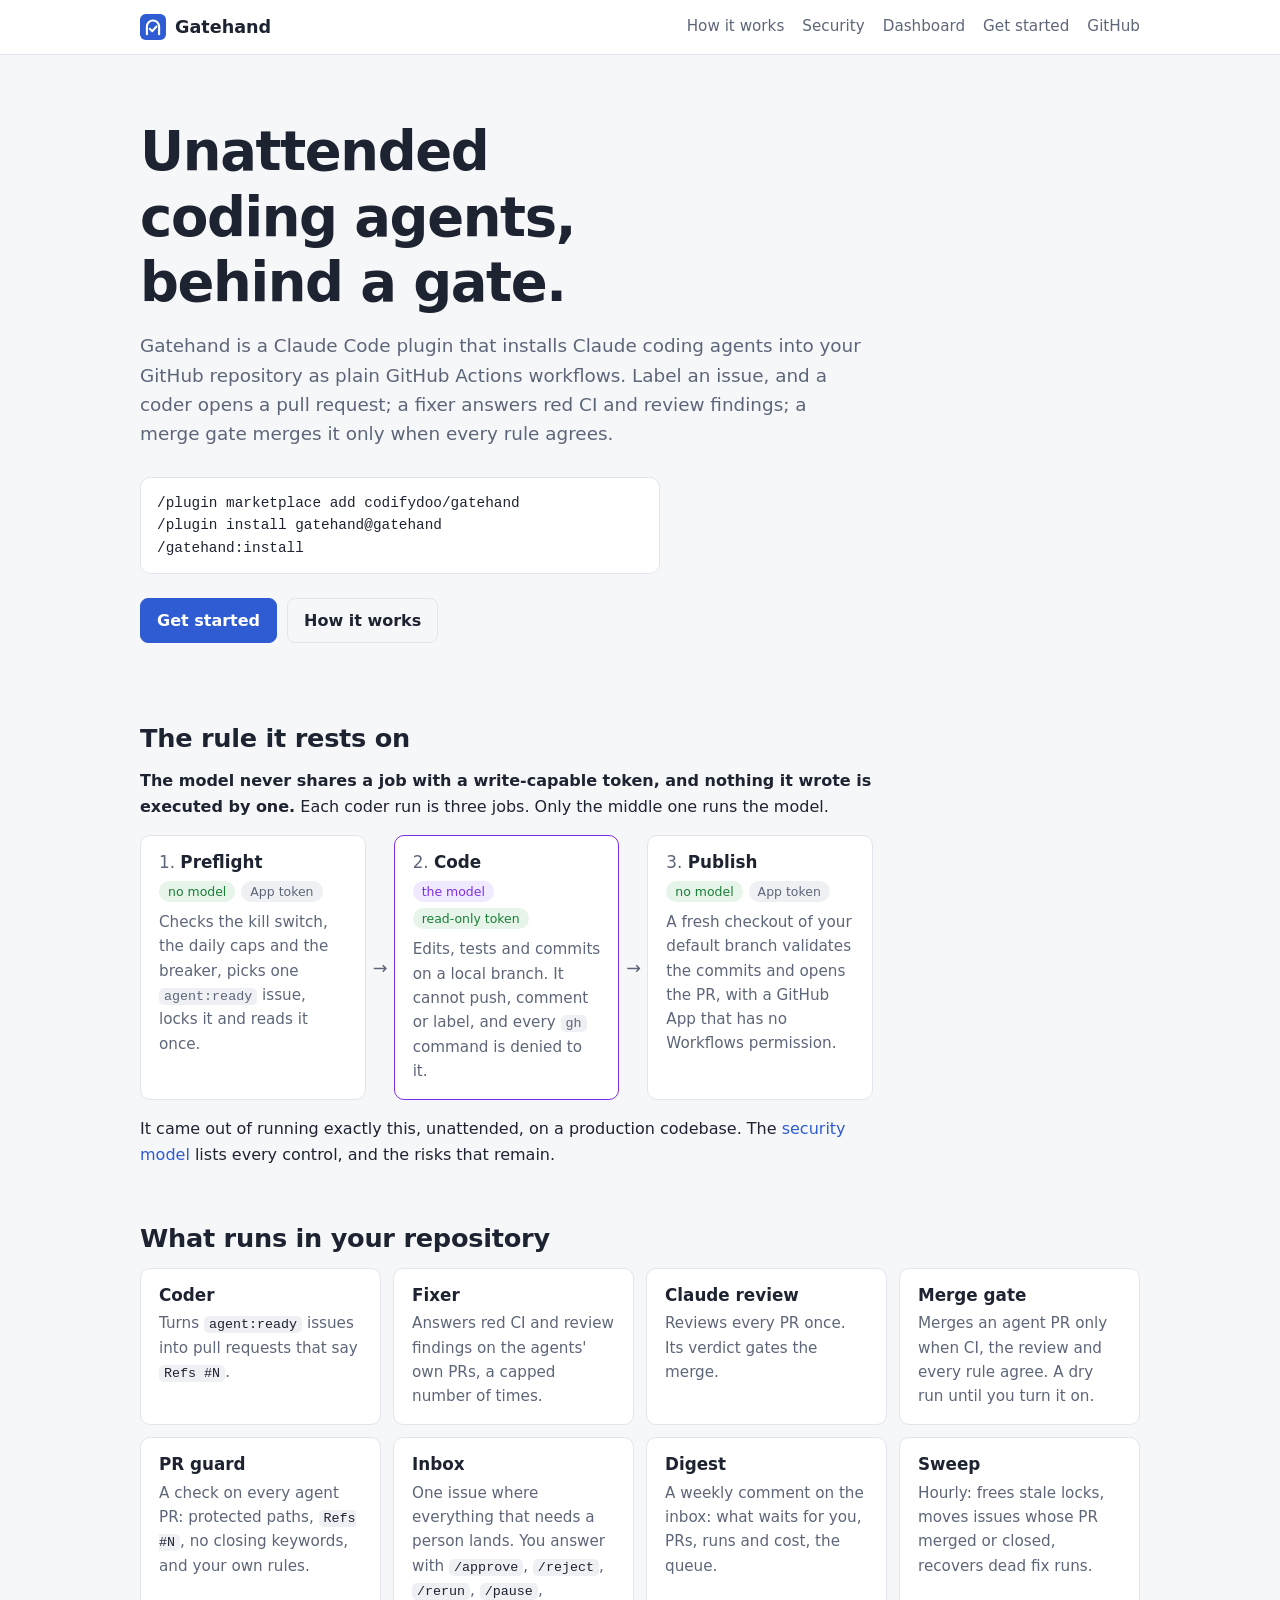
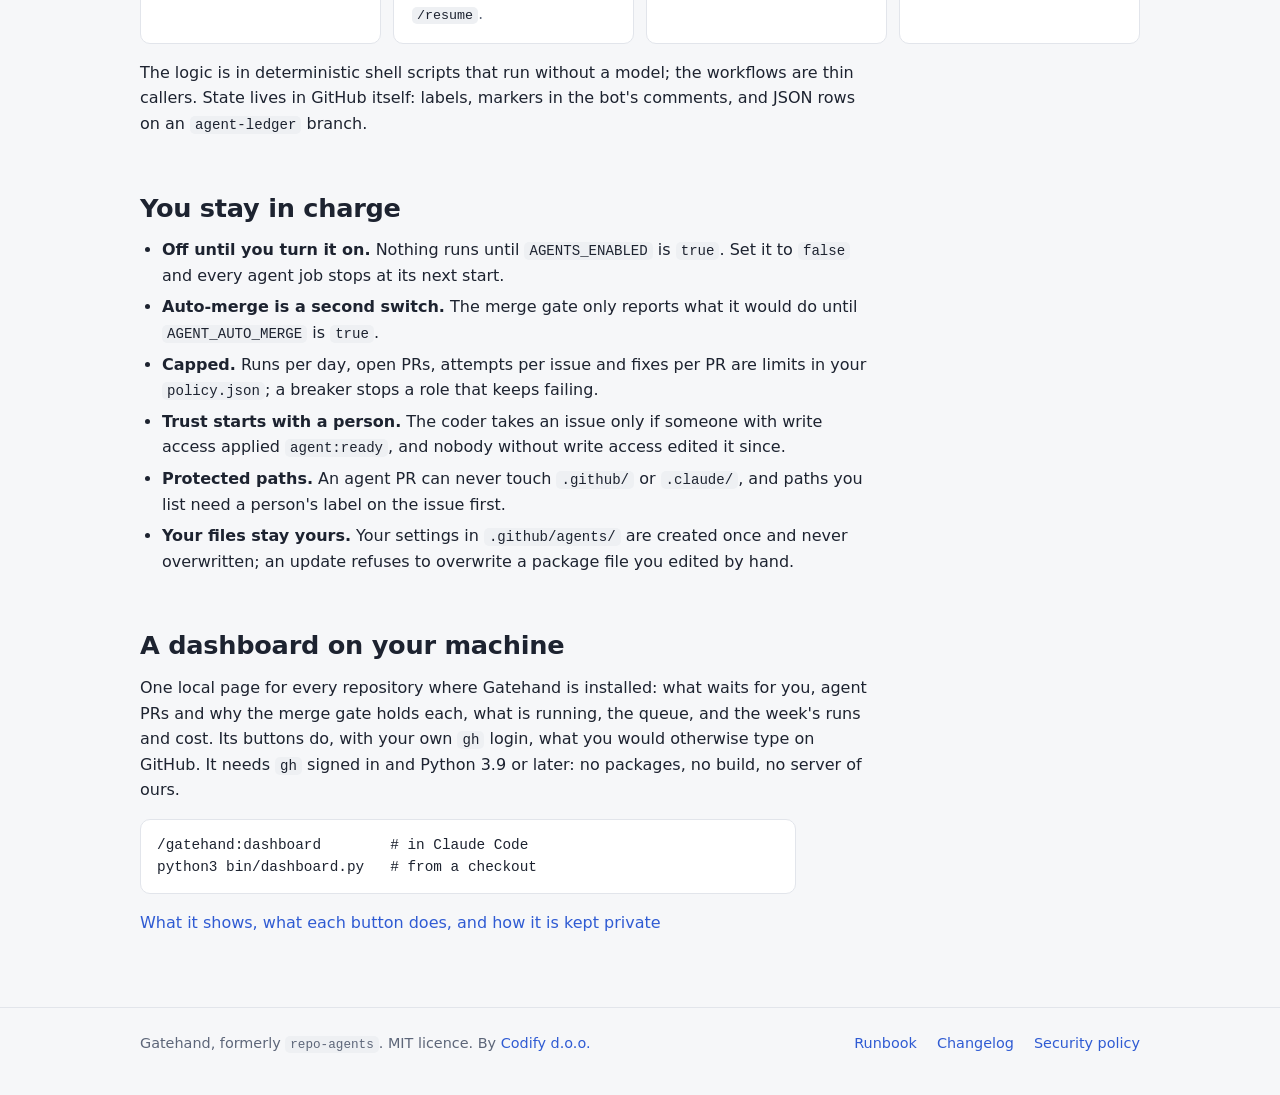
<file: site/index.html>
<!doctype html>
<html lang="en">
<head>
<meta charset="utf-8">
<meta name="viewport" content="width=device-width, initial-scale=1">
<title>Gatehand: unattended Claude coding agents for a GitHub repository</title>
<meta name="description" content="A Claude Code plugin that installs unattended coding agents into your GitHub repository as plain GitHub Actions workflows: a coder, a fixer, a Claude review and a merge gate.">
<meta property="og:title" content="Gatehand">
<meta property="og:description" content="Unattended Claude coding agents for a GitHub repository, where the model never shares a job with a write-capable token.">
<meta property="og:type" content="website">
<meta property="og:site_name" content="Gatehand">
<meta property="og:image" content="https://codifydoo.github.io/gatehand/og.png">
<meta property="og:image:width" content="1200">
<meta property="og:image:height" content="630">
<meta property="og:image:alt" content="Gatehand: unattended Claude coding agents for a GitHub repository, behind a merge gate.">
<meta name="twitter:card" content="summary_large_image">
<link rel="icon" href="favicon.svg" type="image/svg+xml">
<link rel="stylesheet" href="site.css">
</head>
<body>
<header class="top">
  <div class="wrap">
    <a class="brand" href="./"><img src="favicon.svg" alt="">Gatehand</a>
    <nav aria-label="Site">
      <a href="how-it-works.html">How it works</a>
      <a href="security.html">Security</a>
      <a href="dashboard.html">Dashboard</a>
      <a href="get-started.html">Get started</a>
      <a href="https://github.com/codifydoo/gatehand">GitHub</a>
    </nav>
  </div>
</header>

<main class="wrap">
  <div class="hero">
    <h1>Unattended coding agents, behind a gate.</h1>
    <p class="lead">Gatehand is a Claude Code plugin that installs Claude coding agents into your GitHub
      repository as plain GitHub Actions workflows. Label an issue, and a coder opens a pull request;
      a fixer answers red CI and review findings; a merge gate merges it only when every rule agrees.</p>
<pre><code>/plugin marketplace add codifydoo/gatehand
/plugin install gatehand@gatehand
/gatehand:install</code></pre>
    <div class="cta">
      <a class="btn" href="get-started.html">Get started</a>
      <a class="btn quiet" href="how-it-works.html">How it works</a>
    </div>
  </div>

  <section>
    <h2>The rule it rests on</h2>
    <p><strong>The model never shares a job with a write-capable token, and nothing it wrote is
      executed by one.</strong> Each coder run is three jobs. Only the middle one runs the model.</p>
    <ol class="flow">
      <li>
        <h3>Preflight</h3>
        <div class="tags"><span class="pill ok">no model</span><span class="pill">App token</span></div>
        <p>Checks the kill switch, the daily caps and the breaker, picks one <code>agent:ready</code>
          issue, locks it and reads it once.</p>
      </li>
      <li class="model">
        <h3>Code</h3>
        <div class="tags"><span class="pill attn">the model</span><span class="pill ok">read-only token</span></div>
        <p>Edits, tests and commits on a local branch. It cannot push, comment or label, and every
          <code>gh</code> command is denied to it.</p>
      </li>
      <li>
        <h3>Publish</h3>
        <div class="tags"><span class="pill ok">no model</span><span class="pill">App token</span></div>
        <p>A fresh checkout of your default branch validates the commits and opens the PR, with a
          GitHub App that has no Workflows permission.</p>
      </li>
    </ol>
    <p>It came out of running exactly this, unattended, on a production codebase. The
      <a href="security.html">security model</a> lists every control, and the risks that remain.</p>
  </section>

  <section>
    <h2>What runs in your repository</h2>
    <div class="cards">
      <div class="card"><h3>Coder</h3><p>Turns <code>agent:ready</code> issues into pull requests that say <code>Refs #N</code>.</p></div>
      <div class="card"><h3>Fixer</h3><p>Answers red CI and review findings on the agents' own PRs, a capped number of times.</p></div>
      <div class="card"><h3>Claude review</h3><p>Reviews every PR once. Its verdict gates the merge.</p></div>
      <div class="card"><h3>Merge gate</h3><p>Merges an agent PR only when CI, the review and every rule agree. A dry run until you turn it on.</p></div>
      <div class="card"><h3>PR guard</h3><p>A check on every agent PR: protected paths, <code>Refs #N</code>, no closing keywords, and your own rules.</p></div>
      <div class="card"><h3>Inbox</h3><p>One issue where everything that needs a person lands. You answer with <code>/approve</code>, <code>/reject</code>, <code>/rerun</code>, <code>/pause</code>, <code>/resume</code>.</p></div>
      <div class="card"><h3>Digest</h3><p>A weekly comment on the inbox: what waits for you, PRs, runs and cost, the queue.</p></div>
      <div class="card"><h3>Sweep</h3><p>Hourly: frees stale locks, moves issues whose PR merged or closed, recovers dead fix runs.</p></div>
    </div>
    <p>The logic is in deterministic shell scripts that run without a model; the workflows are thin
      callers. State lives in GitHub itself: labels, markers in the bot's comments, and JSON rows
      on an <code>agent-ledger</code> branch.</p>
  </section>

  <section>
    <h2>You stay in charge</h2>
    <ul>
      <li><strong>Off until you turn it on.</strong> Nothing runs until <code>AGENTS_ENABLED</code> is
        <code>true</code>. Set it to <code>false</code> and every agent job stops at its next start.</li>
      <li><strong>Auto-merge is a second switch.</strong> The merge gate only reports what it would do
        until <code>AGENT_AUTO_MERGE</code> is <code>true</code>.</li>
      <li><strong>Capped.</strong> Runs per day, open PRs, attempts per issue and fixes per PR are limits
        in your <code>policy.json</code>; a breaker stops a role that keeps failing.</li>
      <li><strong>Trust starts with a person.</strong> The coder takes an issue only if someone with
        write access applied <code>agent:ready</code>, and nobody without write access edited it since.</li>
      <li><strong>Protected paths.</strong> An agent PR can never touch <code>.github/</code> or
        <code>.claude/</code>, and paths you list need a person's label on the issue first.</li>
      <li><strong>Your files stay yours.</strong> Your settings in <code>.github/agents/</code> are created
        once and never overwritten; an update refuses to overwrite a package file you edited by hand.</li>
    </ul>
  </section>

  <section>
    <h2>A dashboard on your machine</h2>
    <p>One local page for every repository where Gatehand is installed: what waits for you, agent PRs
      and why the merge gate holds each, what is running, the queue, and the week's runs and cost.
      Its buttons do, with your own <code>gh</code> login, what you would otherwise type on GitHub.
      It needs <code>gh</code> signed in and Python 3.9 or later: no packages, no build, no server of ours.</p>
<pre><code>/gatehand:dashboard        # in Claude Code
python3 bin/dashboard.py   # from a checkout</code></pre>
    <p><a href="dashboard.html">What it shows, what each button does, and how it is kept private</a></p>
  </section>
</main>

<footer>
  <div class="wrap">
    <span>Gatehand, formerly <code>repo-agents</code>. MIT licence. By <a href="https://github.com/codifydoo">Codify d.o.o.</a></span>
    <span class="spacer"></span>
    <a href="https://github.com/codifydoo/gatehand/blob/main/docs/README.md">Runbook</a>
    <a href="https://github.com/codifydoo/gatehand/blob/main/CHANGELOG.md">Changelog</a>
    <a href="https://github.com/codifydoo/gatehand/blob/main/SECURITY.md">Security policy</a>
  </div>
</footer>
</body>
</html>
</file>
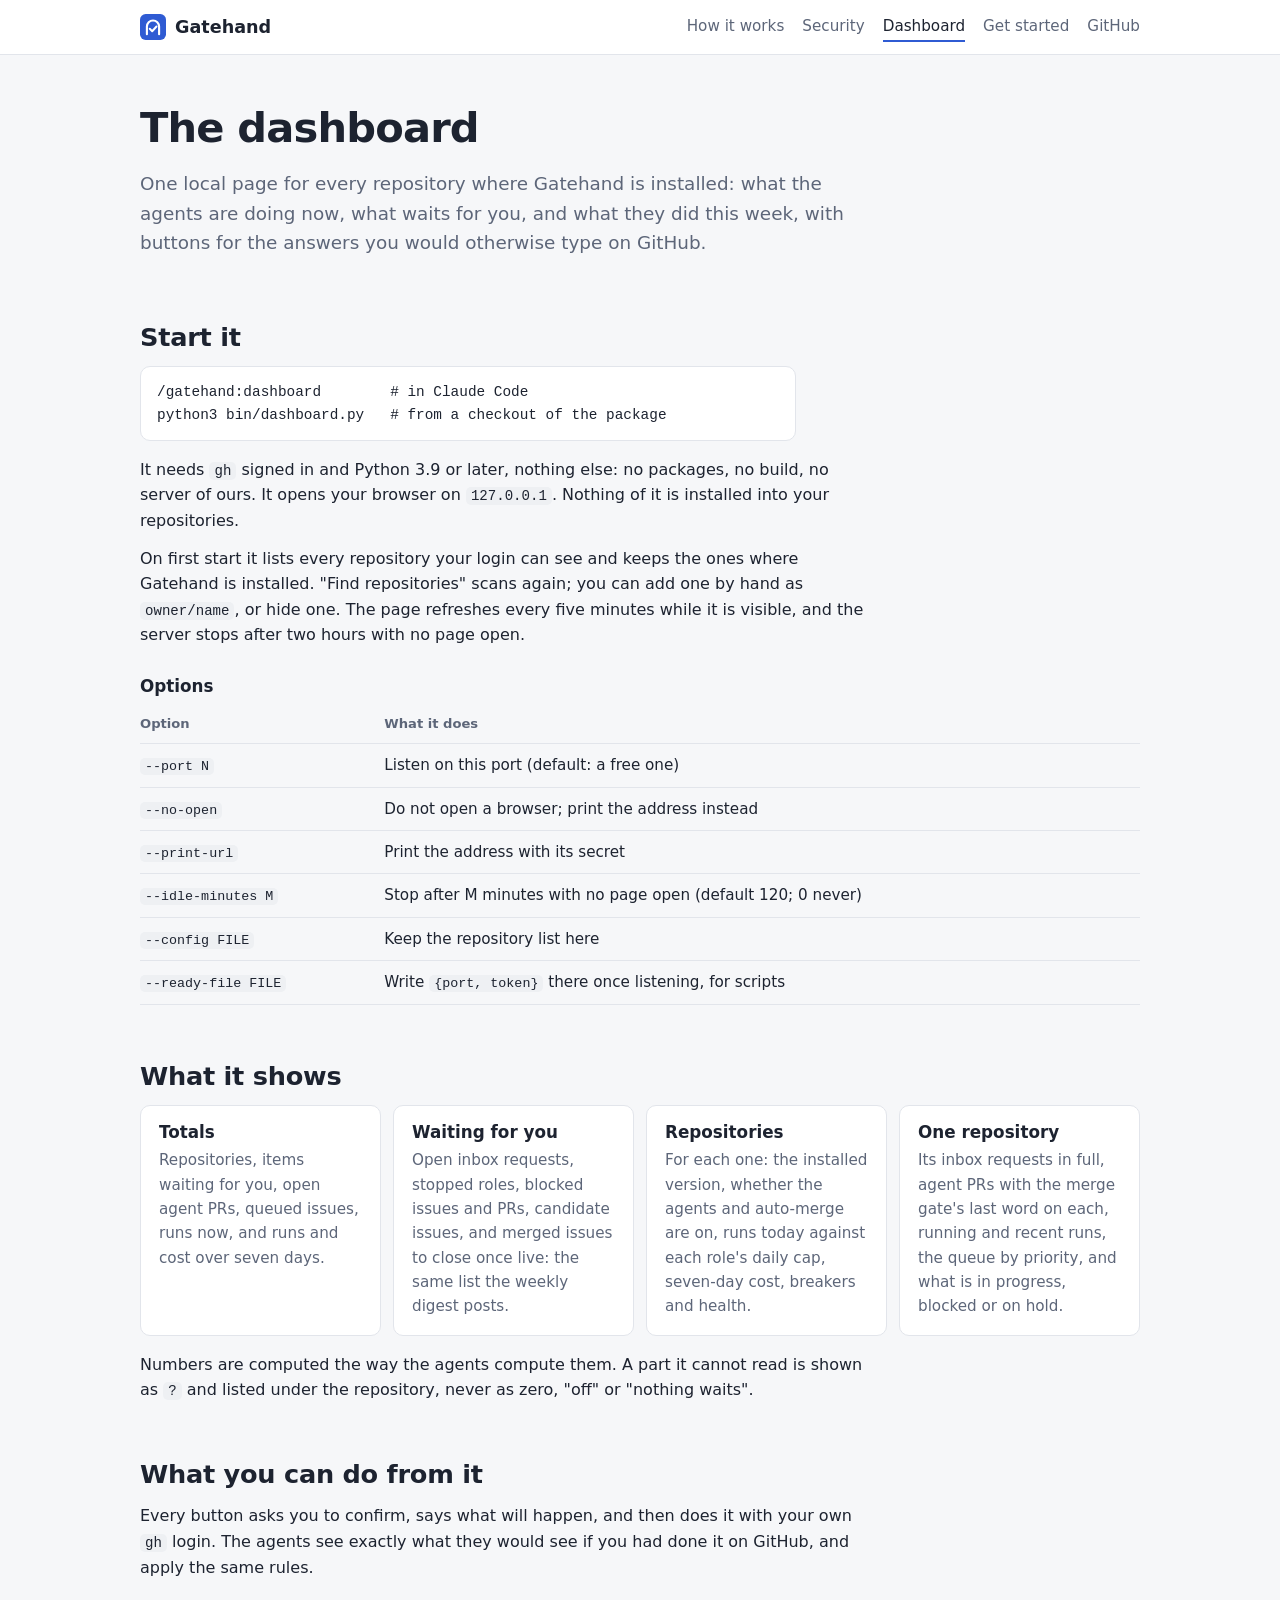
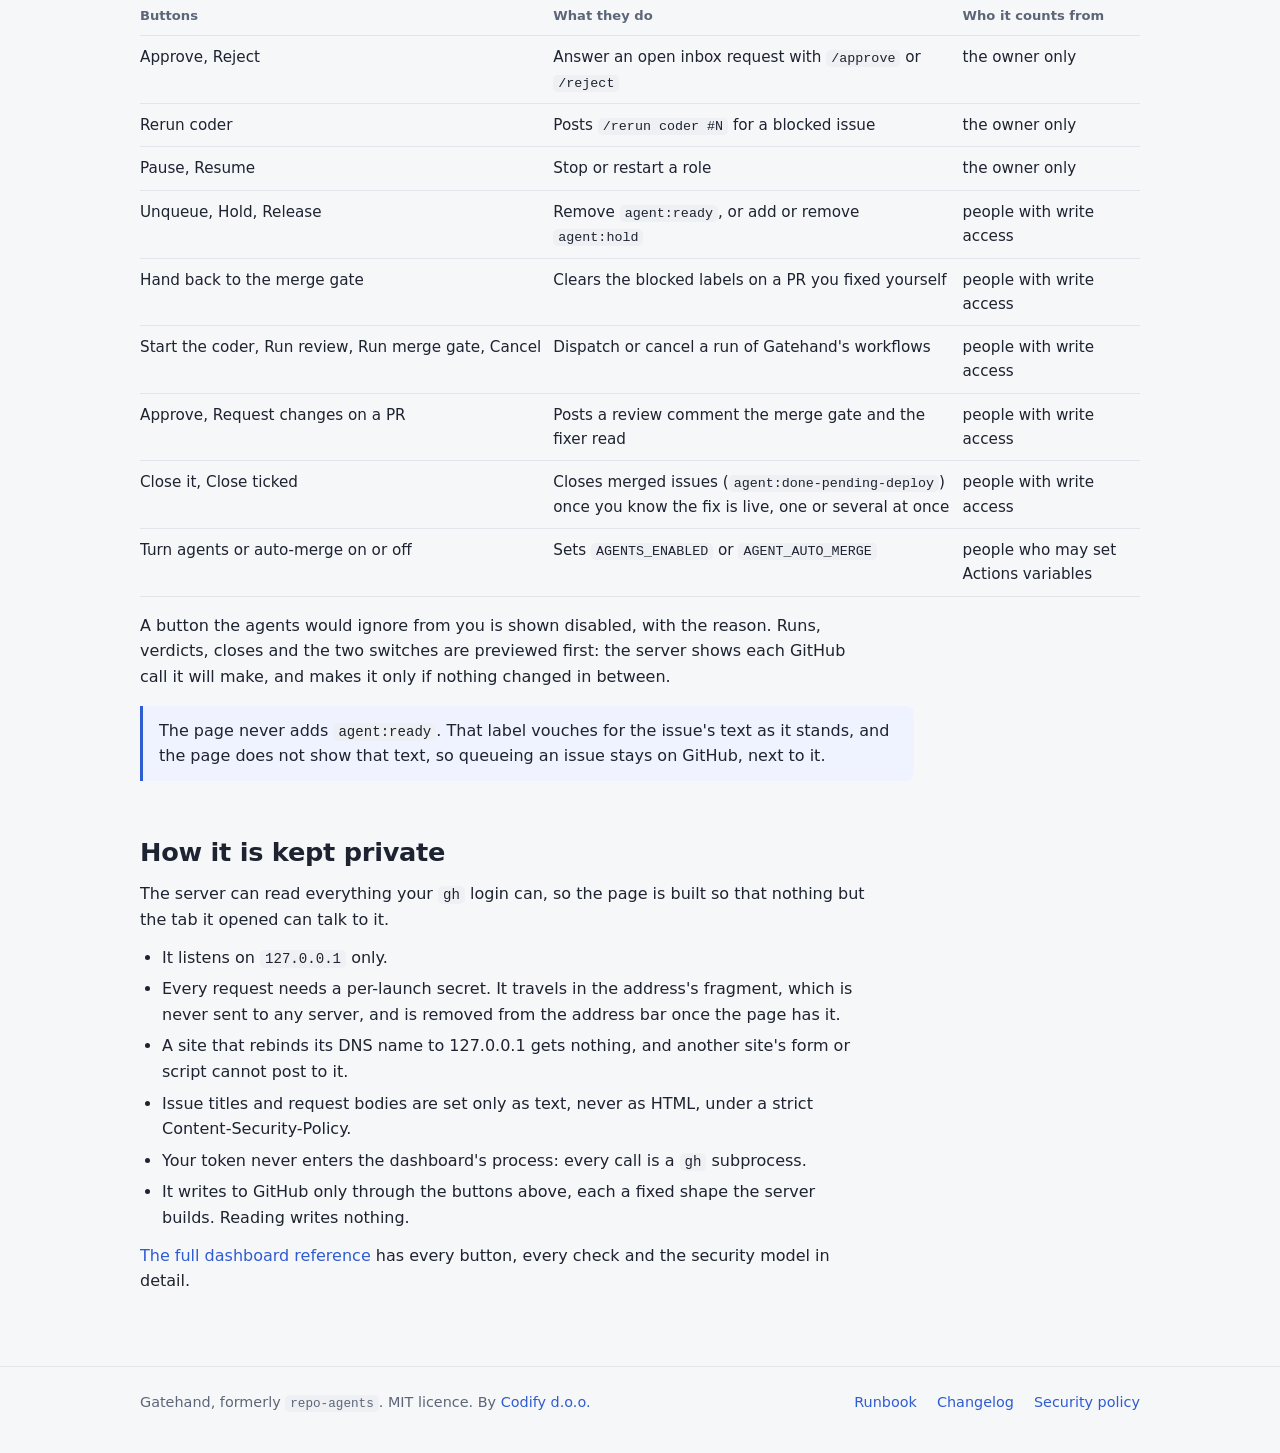
<file: site/dashboard.html>
<!doctype html>
<html lang="en">
<head>
<meta charset="utf-8">
<meta name="viewport" content="width=device-width, initial-scale=1">
<title>The dashboard · Gatehand</title>
<meta name="description" content="The Gatehand dashboard: one local page for every repository where the agents are installed. How to start it, what it shows, what its buttons do, and how it is kept private.">
<meta property="og:type" content="website">
<meta property="og:site_name" content="Gatehand">
<meta property="og:image" content="https://codifydoo.github.io/gatehand/og.png">
<meta property="og:image:width" content="1200">
<meta property="og:image:height" content="630">
<meta property="og:image:alt" content="Gatehand: unattended Claude coding agents for a GitHub repository, behind a merge gate.">
<meta name="twitter:card" content="summary_large_image">
<link rel="icon" href="favicon.svg" type="image/svg+xml">
<link rel="stylesheet" href="site.css">
</head>
<body>
<header class="top">
  <div class="wrap">
    <a class="brand" href="./"><img src="favicon.svg" alt="">Gatehand</a>
    <nav aria-label="Site">
      <a href="how-it-works.html">How it works</a>
      <a href="security.html">Security</a>
      <a href="dashboard.html" aria-current="page">Dashboard</a>
      <a href="get-started.html">Get started</a>
      <a href="https://github.com/codifydoo/gatehand">GitHub</a>
    </nav>
  </div>
</header>

<main class="wrap">
  <div class="page-head">
    <h1>The dashboard</h1>
    <p class="lead">One local page for every repository where Gatehand is installed: what the agents
      are doing now, what waits for you, and what they did this week, with buttons for the answers
      you would otherwise type on GitHub.</p>
  </div>

  <section>
    <h2>Start it</h2>
<pre><code>/gatehand:dashboard        # in Claude Code
python3 bin/dashboard.py   # from a checkout of the package</code></pre>
    <p>It needs <code>gh</code> signed in and Python 3.9 or later, nothing else: no packages, no build,
      no server of ours. It opens your browser on <code>127.0.0.1</code>. Nothing of it is installed
      into your repositories.</p>
    <p>On first start it lists every repository your login can see and keeps the ones where Gatehand
      is installed. "Find repositories" scans again; you can add one by hand as
      <code>owner/name</code>, or hide one. The page refreshes every five minutes while it is
      visible, and the server stops after two hours with no page open.</p>
    <h3>Options</h3>
    <div class="scroll">
      <table>
        <thead><tr><th>Option</th><th>What it does</th></tr></thead>
        <tbody>
          <tr><td><code>--port N</code></td><td>Listen on this port (default: a free one)</td></tr>
          <tr><td><code>--no-open</code></td><td>Do not open a browser; print the address instead</td></tr>
          <tr><td><code>--print-url</code></td><td>Print the address with its secret</td></tr>
          <tr><td><code>--idle-minutes M</code></td><td>Stop after M minutes with no page open (default 120; 0 never)</td></tr>
          <tr><td><code>--config FILE</code></td><td>Keep the repository list here</td></tr>
          <tr><td><code>--ready-file FILE</code></td><td>Write <code>{port, token}</code> there once listening, for scripts</td></tr>
        </tbody>
      </table>
    </div>
  </section>

  <section>
    <h2>What it shows</h2>
    <div class="cards">
      <div class="card">
        <h3>Totals</h3>
        <p>Repositories, items waiting for you, open agent PRs, queued issues, runs now, and runs and
          cost over seven days.</p>
      </div>
      <div class="card">
        <h3>Waiting for you</h3>
        <p>Open inbox requests, stopped roles, blocked issues and PRs, candidate issues, and merged
          issues to close once live: the same list the weekly digest posts.</p>
      </div>
      <div class="card">
        <h3>Repositories</h3>
        <p>For each one: the installed version, whether the agents and auto-merge are on, runs today
          against each role's daily cap, seven-day cost, breakers and health.</p>
      </div>
      <div class="card">
        <h3>One repository</h3>
        <p>Its inbox requests in full, agent PRs with the merge gate's last word on each, running and
          recent runs, the queue by priority, and what is in progress, blocked or on hold.</p>
      </div>
    </div>
    <p>Numbers are computed the way the agents compute them. A part it cannot read is shown as
      <code>?</code> and listed under the repository, never as zero, "off" or "nothing waits".</p>
  </section>

  <section>
    <h2>What you can do from it</h2>
    <p>Every button asks you to confirm, says what will happen, and then does it with your own
      <code>gh</code> login. The agents see exactly what they would see if you had done it on
      GitHub, and apply the same rules.</p>
    <div class="scroll">
      <table>
        <thead><tr><th>Buttons</th><th>What they do</th><th>Who it counts from</th></tr></thead>
        <tbody>
          <tr><td>Approve, Reject</td><td>Answer an open inbox request with <code>/approve</code> or <code>/reject</code></td><td>the owner only</td></tr>
          <tr><td>Rerun coder</td><td>Posts <code>/rerun coder #N</code> for a blocked issue</td><td>the owner only</td></tr>
          <tr><td>Pause, Resume</td><td>Stop or restart a role</td><td>the owner only</td></tr>
          <tr><td>Unqueue, Hold, Release</td><td>Remove <code>agent:ready</code>, or add or remove <code>agent:hold</code></td><td>people with write access</td></tr>
          <tr><td>Hand back to the merge gate</td><td>Clears the blocked labels on a PR you fixed yourself</td><td>people with write access</td></tr>
          <tr><td>Start the coder, Run review, Run merge gate, Cancel</td><td>Dispatch or cancel a run of Gatehand's workflows</td><td>people with write access</td></tr>
          <tr><td>Approve, Request changes on a PR</td><td>Posts a review comment the merge gate and the fixer read</td><td>people with write access</td></tr>
          <tr><td>Close it, Close ticked</td><td>Closes merged issues (<code>agent:done-pending-deploy</code>) once you know the fix is live, one or several at once</td><td>people with write access</td></tr>
          <tr><td>Turn agents or auto-merge on or off</td><td>Sets <code>AGENTS_ENABLED</code> or <code>AGENT_AUTO_MERGE</code></td><td>people who may set Actions variables</td></tr>
        </tbody>
      </table>
    </div>
    <p>A button the agents would ignore from you is shown disabled, with the reason. Runs, verdicts,
      closes and the two switches are previewed first: the server shows each GitHub call it will make, and
      makes it only if nothing changed in between.</p>
    <div class="callout">
      <p>The page never adds <code>agent:ready</code>. That label vouches for the issue's text as it
        stands, and the page does not show that text, so queueing an issue stays on GitHub, next
        to it.</p>
    </div>
  </section>

  <section>
    <h2>How it is kept private</h2>
    <p>The server can read everything your <code>gh</code> login can, so the page is built so that
      nothing but the tab it opened can talk to it.</p>
    <ul>
      <li>It listens on <code>127.0.0.1</code> only.</li>
      <li>Every request needs a per-launch secret. It travels in the address's fragment, which is
        never sent to any server, and is removed from the address bar once the page has it.</li>
      <li>A site that rebinds its DNS name to 127.0.0.1 gets nothing, and another site's form or
        script cannot post to it.</li>
      <li>Issue titles and request bodies are set only as text, never as HTML, under a strict
        Content-Security-Policy.</li>
      <li>Your token never enters the dashboard's process: every call is a <code>gh</code> subprocess.</li>
      <li>It writes to GitHub only through the buttons above, each a fixed shape the server builds.
        Reading writes nothing.</li>
    </ul>
    <p><a href="https://github.com/codifydoo/gatehand/blob/main/docs/dashboard.md">The full dashboard reference</a>
      has every button, every check and the security model in detail.</p>
  </section>
</main>

<footer>
  <div class="wrap">
    <span>Gatehand, formerly <code>repo-agents</code>. MIT licence. By <a href="https://github.com/codifydoo">Codify d.o.o.</a></span>
    <span class="spacer"></span>
    <a href="https://github.com/codifydoo/gatehand/blob/main/docs/README.md">Runbook</a>
    <a href="https://github.com/codifydoo/gatehand/blob/main/CHANGELOG.md">Changelog</a>
    <a href="https://github.com/codifydoo/gatehand/blob/main/SECURITY.md">Security policy</a>
  </div>
</footer>
</body>
</html>
</file>
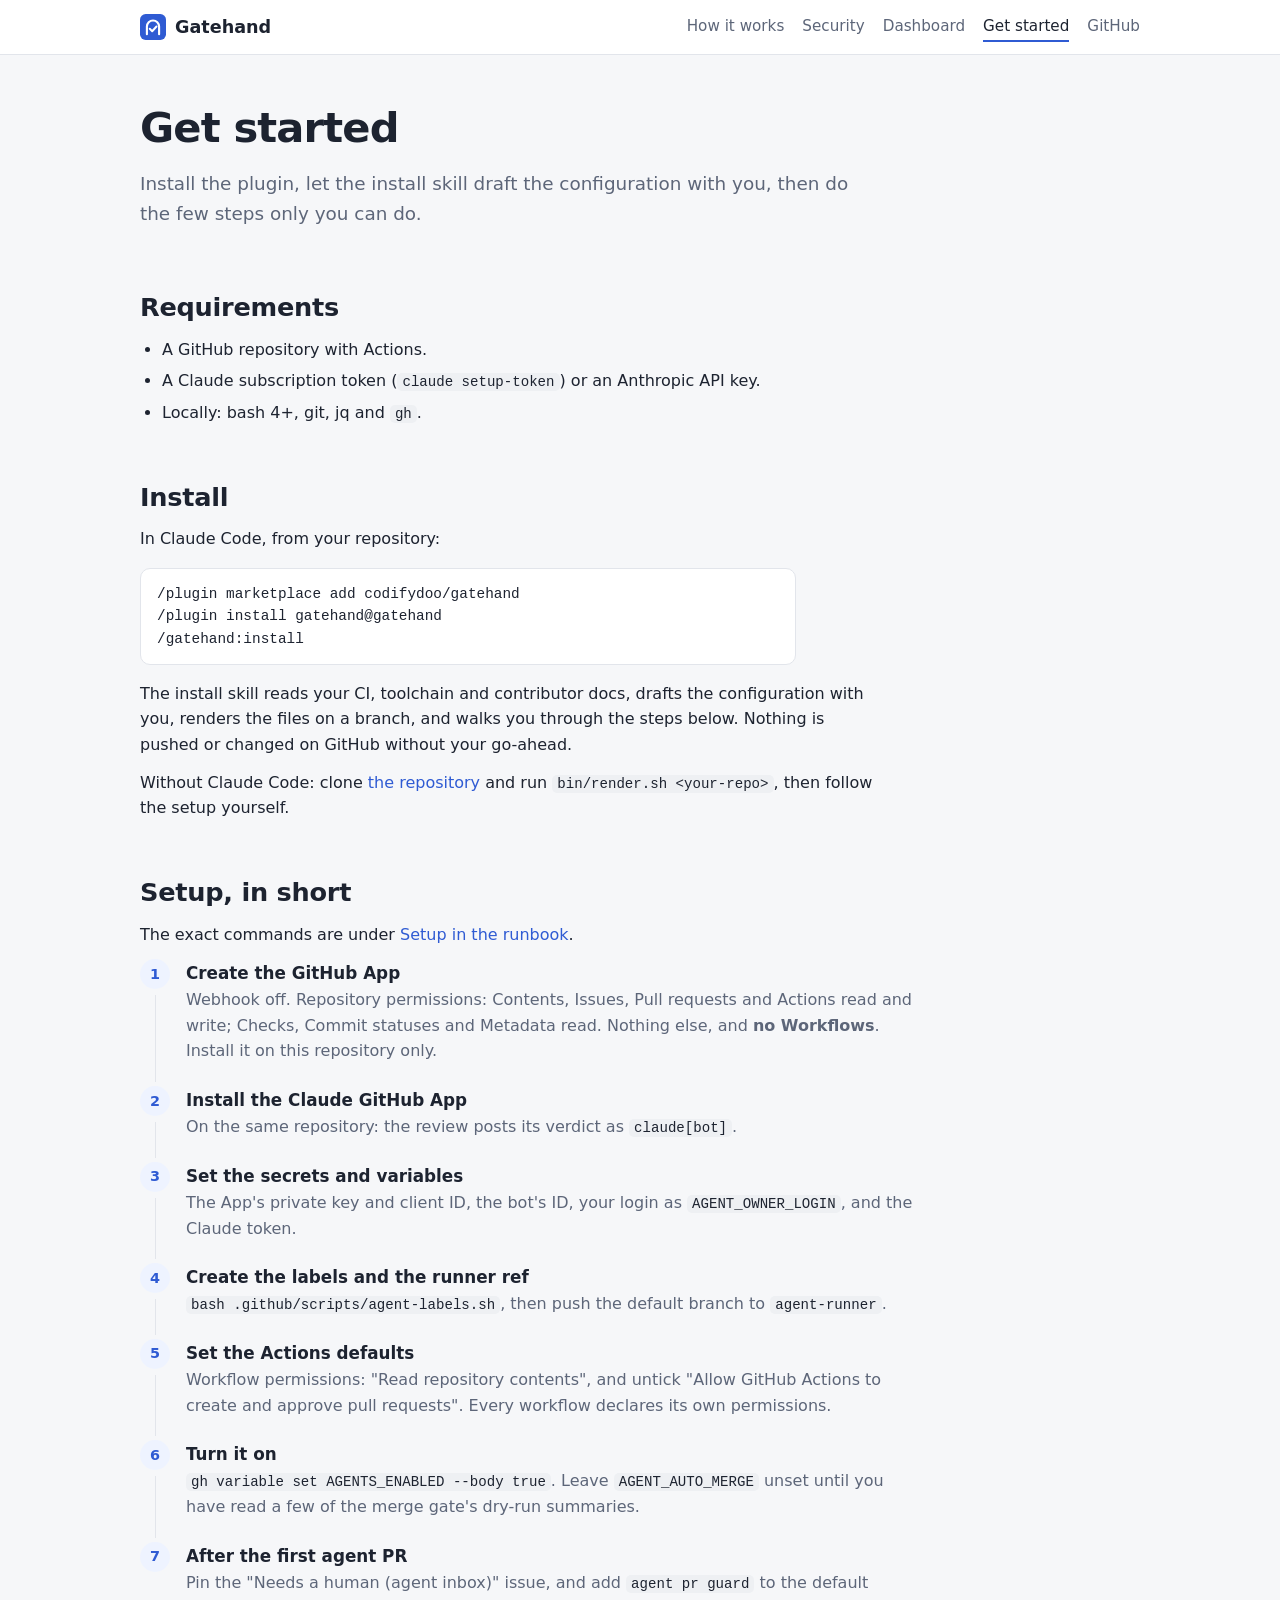
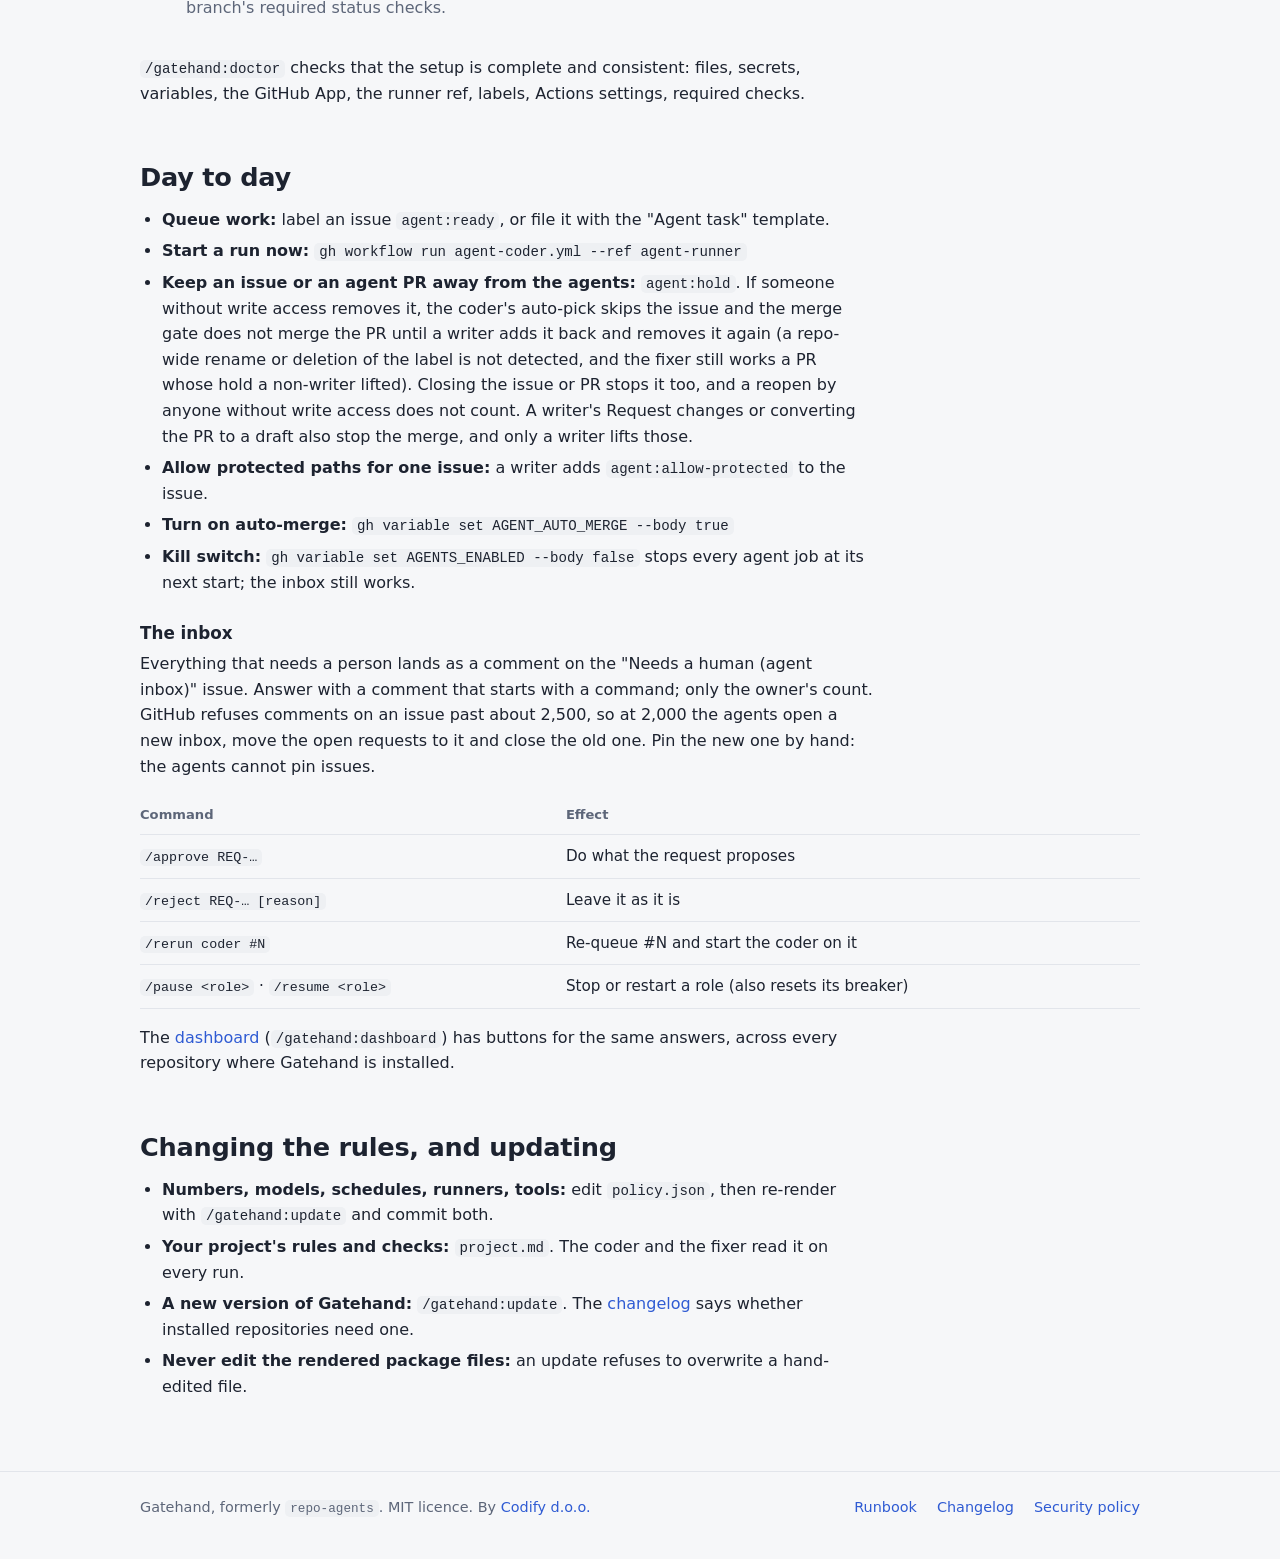
<file: site/get-started.html>
<!doctype html>
<html lang="en">
<head>
<meta charset="utf-8">
<meta name="viewport" content="width=device-width, initial-scale=1">
<title>Get started · Gatehand</title>
<meta name="description" content="Install Gatehand into a GitHub repository with Claude Code, set up the GitHub App and secrets, and run it day to day.">
<meta property="og:type" content="website">
<meta property="og:site_name" content="Gatehand">
<meta property="og:image" content="https://codifydoo.github.io/gatehand/og.png">
<meta property="og:image:width" content="1200">
<meta property="og:image:height" content="630">
<meta property="og:image:alt" content="Gatehand: unattended Claude coding agents for a GitHub repository, behind a merge gate.">
<meta name="twitter:card" content="summary_large_image">
<link rel="icon" href="favicon.svg" type="image/svg+xml">
<link rel="stylesheet" href="site.css">
</head>
<body>
<header class="top">
  <div class="wrap">
    <a class="brand" href="./"><img src="favicon.svg" alt="">Gatehand</a>
    <nav aria-label="Site">
      <a href="how-it-works.html">How it works</a>
      <a href="security.html">Security</a>
      <a href="dashboard.html">Dashboard</a>
      <a href="get-started.html" aria-current="page">Get started</a>
      <a href="https://github.com/codifydoo/gatehand">GitHub</a>
    </nav>
  </div>
</header>

<main class="wrap">
  <div class="page-head">
    <h1>Get started</h1>
    <p class="lead">Install the plugin, let the install skill draft the configuration with you, then
      do the few steps only you can do.</p>
  </div>

  <section>
    <h2>Requirements</h2>
    <ul>
      <li>A GitHub repository with Actions.</li>
      <li>A Claude subscription token (<code>claude setup-token</code>) or an Anthropic API key.</li>
      <li>Locally: bash 4+, git, jq and <code>gh</code>.</li>
    </ul>
  </section>

  <section>
    <h2>Install</h2>
    <p>In Claude Code, from your repository:</p>
<pre><code>/plugin marketplace add codifydoo/gatehand
/plugin install gatehand@gatehand
/gatehand:install</code></pre>
    <p>The install skill reads your CI, toolchain and contributor docs, drafts the configuration with
      you, renders the files on a branch, and walks you through the steps below. Nothing is pushed
      or changed on GitHub without your go-ahead.</p>
    <p>Without Claude Code: clone
      <a href="https://github.com/codifydoo/gatehand">the repository</a> and run
      <code>bin/render.sh &lt;your-repo&gt;</code>, then follow the setup yourself.</p>
  </section>

  <section>
    <h2>Setup, in short</h2>
    <p>The exact commands are under
      <a href="https://github.com/codifydoo/gatehand/blob/main/docs/README.md#setup">Setup in the runbook</a>.</p>
    <ol class="steps">
      <li>
        <h3>Create the GitHub App</h3>
        <p>Webhook off. Repository permissions: Contents, Issues, Pull requests and Actions read and
          write; Checks, Commit statuses and Metadata read. Nothing else, and <strong>no
          Workflows</strong>. Install it on this repository only.</p>
      </li>
      <li>
        <h3>Install the Claude GitHub App</h3>
        <p>On the same repository: the review posts its verdict as <code>claude[bot]</code>.</p>
      </li>
      <li>
        <h3>Set the secrets and variables</h3>
        <p>The App's private key and client ID, the bot's ID, your login as
          <code>AGENT_OWNER_LOGIN</code>, and the Claude token.</p>
      </li>
      <li>
        <h3>Create the labels and the runner ref</h3>
        <p><code>bash .github/scripts/agent-labels.sh</code>, then push the default branch to
          <code>agent-runner</code>.</p>
      </li>
      <li>
        <h3>Set the Actions defaults</h3>
        <p>Workflow permissions: "Read repository contents", and untick "Allow GitHub Actions to
          create and approve pull requests". Every workflow declares its own permissions.</p>
      </li>
      <li>
        <h3>Turn it on</h3>
        <p><code>gh variable set AGENTS_ENABLED --body true</code>. Leave
          <code>AGENT_AUTO_MERGE</code> unset until you have read a few of the merge gate's dry-run
          summaries.</p>
      </li>
      <li>
        <h3>After the first agent PR</h3>
        <p>Pin the "Needs a human (agent inbox)" issue, and add <code>agent pr guard</code> to the
          default branch's required status checks.</p>
      </li>
    </ol>
    <p><code>/gatehand:doctor</code> checks that the setup is complete and consistent: files, secrets,
      variables, the GitHub App, the runner ref, labels, Actions settings, required checks.</p>
  </section>

  <section>
    <h2>Day to day</h2>
    <ul>
      <li><strong>Queue work:</strong> label an issue <code>agent:ready</code>, or file it with the
        "Agent task" template.</li>
      <li><strong>Start a run now:</strong> <code>gh workflow run agent-coder.yml --ref agent-runner</code></li>
      <li><strong>Keep an issue or an agent PR away from the agents:</strong> <code>agent:hold</code>.
        If someone without write access removes it, the coder's auto-pick skips the issue and the
        merge gate does not merge the PR until a writer adds it back and removes it again (a
        repo-wide rename or deletion of the label is not detected, and the fixer still works a PR
        whose hold a non-writer lifted). Closing the issue or PR stops it too, and a reopen by anyone
        without write access does not count. A writer's Request changes or converting the PR to a
        draft also stop the merge, and only a writer lifts those.</li>
      <li><strong>Allow protected paths for one issue:</strong> a writer adds
        <code>agent:allow-protected</code> to the issue.</li>
      <li><strong>Turn on auto-merge:</strong> <code>gh variable set AGENT_AUTO_MERGE --body true</code></li>
      <li><strong>Kill switch:</strong> <code>gh variable set AGENTS_ENABLED --body false</code> stops
        every agent job at its next start; the inbox still works.</li>
    </ul>

    <h3>The inbox</h3>
    <p>Everything that needs a person lands as a comment on the "Needs a human (agent inbox)" issue.
      Answer with a comment that starts with a command; only the owner's count. GitHub refuses
      comments on an issue past about 2,500, so at 2,000 the agents open a new inbox, move the open
      requests to it and close the old one. Pin the new one by hand: the agents cannot pin issues.</p>
    <div class="scroll">
      <table>
        <thead><tr><th>Command</th><th>Effect</th></tr></thead>
        <tbody>
          <tr><td><code>/approve REQ-…</code></td><td>Do what the request proposes</td></tr>
          <tr><td><code>/reject REQ-… [reason]</code></td><td>Leave it as it is</td></tr>
          <tr><td><code>/rerun coder #N</code></td><td>Re-queue #N and start the coder on it</td></tr>
          <tr><td><code>/pause &lt;role&gt;</code> · <code>/resume &lt;role&gt;</code></td><td>Stop or restart a role (also resets its breaker)</td></tr>
        </tbody>
      </table>
    </div>
    <p>The <a href="dashboard.html">dashboard</a>
      (<code>/gatehand:dashboard</code>) has buttons for the same answers, across every repository
      where Gatehand is installed.</p>
  </section>

  <section>
    <h2>Changing the rules, and updating</h2>
    <ul>
      <li><strong>Numbers, models, schedules, runners, tools:</strong> edit <code>policy.json</code>,
        then re-render with <code>/gatehand:update</code> and commit both.</li>
      <li><strong>Your project's rules and checks:</strong> <code>project.md</code>. The coder and the
        fixer read it on every run.</li>
      <li><strong>A new version of Gatehand:</strong> <code>/gatehand:update</code>. The
        <a href="https://github.com/codifydoo/gatehand/blob/main/CHANGELOG.md">changelog</a> says
        whether installed repositories need one.</li>
      <li><strong>Never edit the rendered package files:</strong> an update refuses to overwrite a
        hand-edited file.</li>
    </ul>
  </section>
</main>

<footer>
  <div class="wrap">
    <span>Gatehand, formerly <code>repo-agents</code>. MIT licence. By <a href="https://github.com/codifydoo">Codify d.o.o.</a></span>
    <span class="spacer"></span>
    <a href="https://github.com/codifydoo/gatehand/blob/main/docs/README.md">Runbook</a>
    <a href="https://github.com/codifydoo/gatehand/blob/main/CHANGELOG.md">Changelog</a>
    <a href="https://github.com/codifydoo/gatehand/blob/main/SECURITY.md">Security policy</a>
  </div>
</footer>
</body>
</html>
</file>
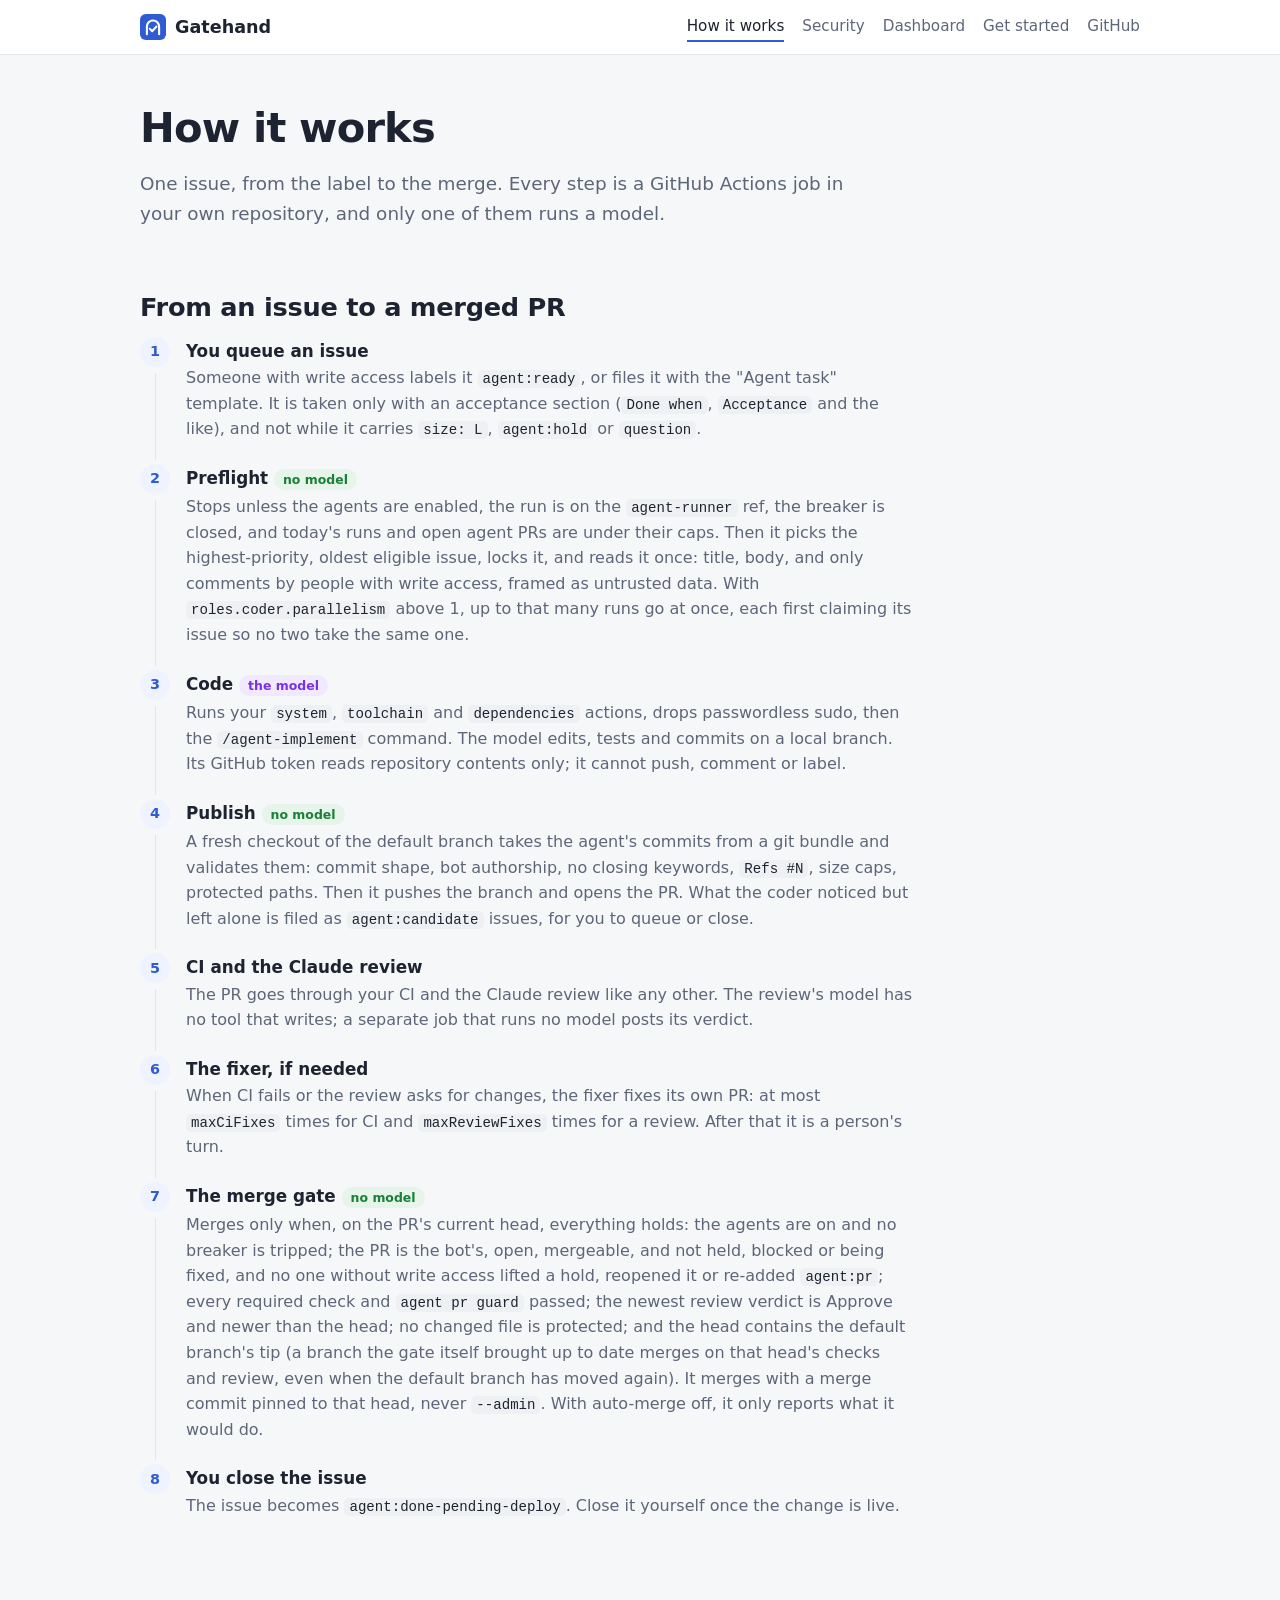
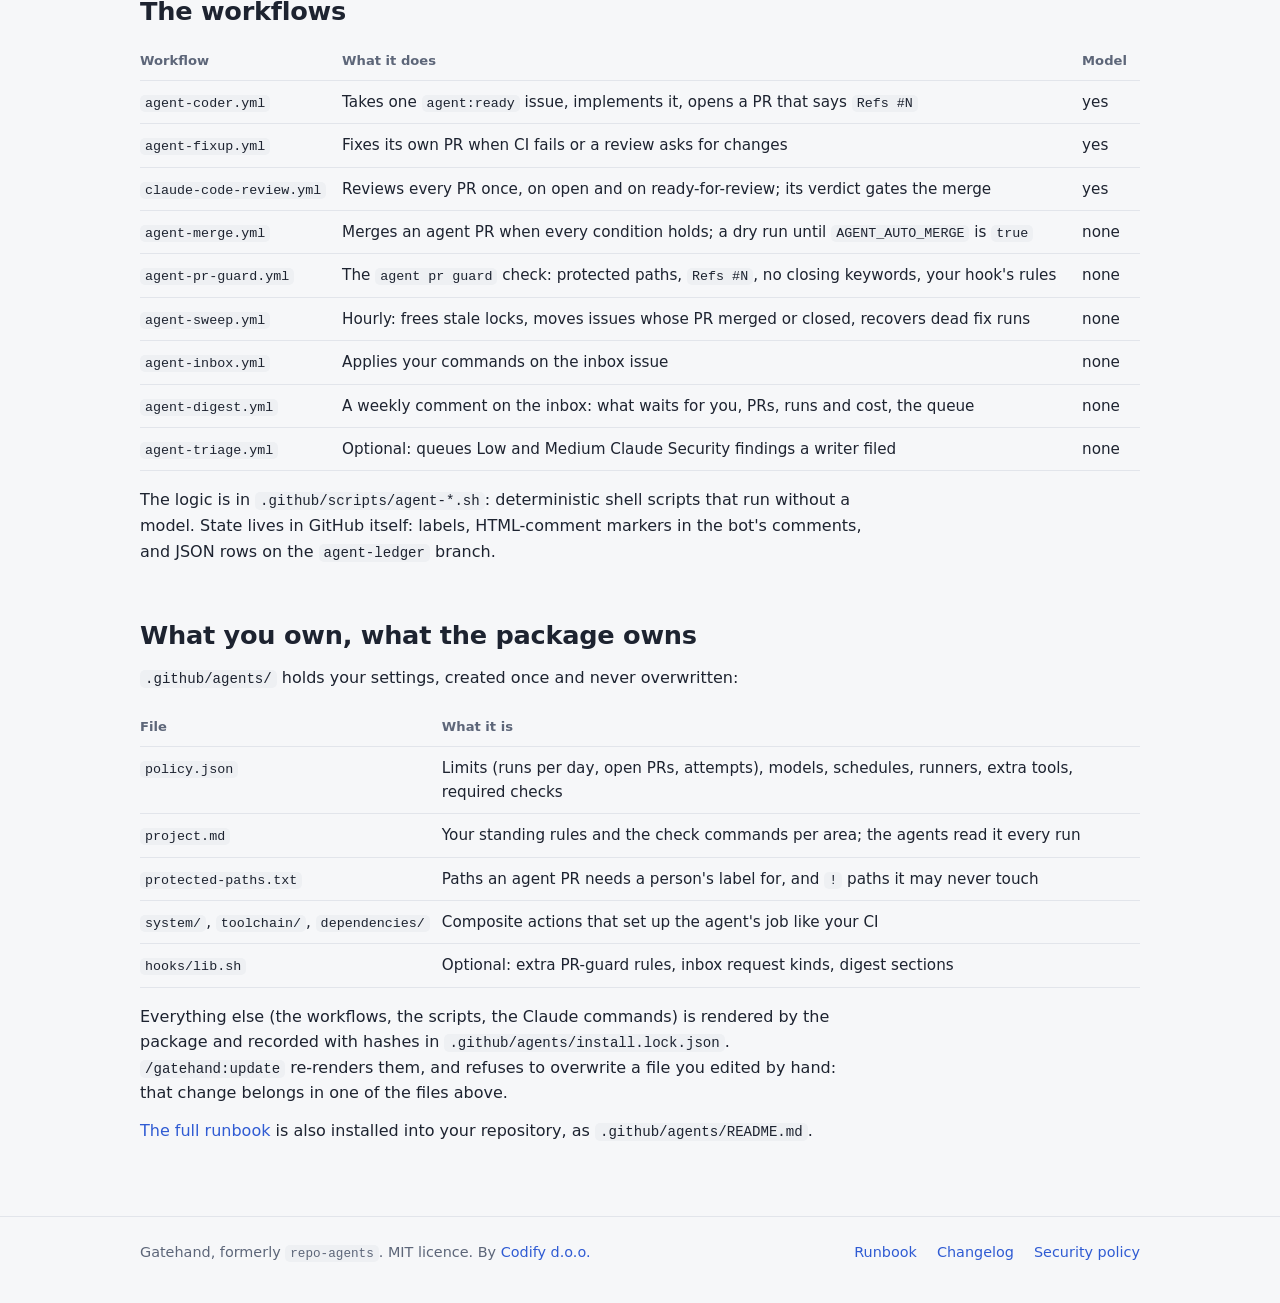
<file: site/how-it-works.html>
<!doctype html>
<html lang="en">
<head>
<meta charset="utf-8">
<meta name="viewport" content="width=device-width, initial-scale=1">
<title>How it works · Gatehand</title>
<meta name="description" content="One issue, from the agent:ready label to the merge: preflight, the model's job, the publish job, CI and the Claude review, the fixer and the merge gate.">
<meta property="og:type" content="website">
<meta property="og:site_name" content="Gatehand">
<meta property="og:image" content="https://codifydoo.github.io/gatehand/og.png">
<meta property="og:image:width" content="1200">
<meta property="og:image:height" content="630">
<meta property="og:image:alt" content="Gatehand: unattended Claude coding agents for a GitHub repository, behind a merge gate.">
<meta name="twitter:card" content="summary_large_image">
<link rel="icon" href="favicon.svg" type="image/svg+xml">
<link rel="stylesheet" href="site.css">
</head>
<body>
<header class="top">
  <div class="wrap">
    <a class="brand" href="./"><img src="favicon.svg" alt="">Gatehand</a>
    <nav aria-label="Site">
      <a href="how-it-works.html" aria-current="page">How it works</a>
      <a href="security.html">Security</a>
      <a href="dashboard.html">Dashboard</a>
      <a href="get-started.html">Get started</a>
      <a href="https://github.com/codifydoo/gatehand">GitHub</a>
    </nav>
  </div>
</header>

<main class="wrap">
  <div class="page-head">
    <h1>How it works</h1>
    <p class="lead">One issue, from the label to the merge. Every step is a GitHub Actions job in your
      own repository, and only one of them runs a model.</p>
  </div>

  <section>
    <h2>From an issue to a merged PR</h2>
    <ol class="steps">
      <li>
        <h3>You queue an issue</h3>
        <p>Someone with write access labels it <code>agent:ready</code>, or files it with the "Agent
          task" template. It is taken only with an acceptance section (<code>Done when</code>,
          <code>Acceptance</code> and the like), and not while it carries <code>size: L</code>,
          <code>agent:hold</code> or <code>question</code>.</p>
      </li>
      <li>
        <h3>Preflight <span class="pill ok">no model</span></h3>
        <p>Stops unless the agents are enabled, the run is on the <code>agent-runner</code> ref, the
          breaker is closed, and today's runs and open agent PRs are under their caps. Then it picks
          the highest-priority, oldest eligible issue, locks it, and reads it once: title, body, and
          only comments by people with write access, framed as untrusted data. With
          <code>roles.coder.parallelism</code> above 1, up to that many runs go at once, each first
          claiming its issue so no two take the same one.</p>
      </li>
      <li>
        <h3>Code <span class="pill attn">the model</span></h3>
        <p>Runs your <code>system</code>, <code>toolchain</code> and <code>dependencies</code> actions,
          drops passwordless sudo, then the <code>/agent-implement</code> command. The model edits,
          tests and commits on a local branch. Its GitHub token reads repository contents only; it
          cannot push, comment or label.</p>
      </li>
      <li>
        <h3>Publish <span class="pill ok">no model</span></h3>
        <p>A fresh checkout of the default branch takes the agent's commits from a git bundle and
          validates them: commit shape, bot authorship, no closing keywords, <code>Refs #N</code>, size
          caps, protected paths. Then it pushes the branch and opens the PR. What the coder noticed
          but left alone is filed as <code>agent:candidate</code> issues, for you to queue or close.</p>
      </li>
      <li>
        <h3>CI and the Claude review</h3>
        <p>The PR goes through your CI and the Claude review like any other. The review's model has
          no tool that writes; a separate job that runs no model posts its verdict.</p>
      </li>
      <li>
        <h3>The fixer, if needed</h3>
        <p>When CI fails or the review asks for changes, the fixer fixes its own PR: at most
          <code>maxCiFixes</code> times for CI and <code>maxReviewFixes</code> times for a review.
          After that it is a person's turn.</p>
      </li>
      <li>
        <h3>The merge gate <span class="pill ok">no model</span></h3>
        <p>Merges only when, on the PR's current head, everything holds: the agents are on and no
          breaker is tripped; the PR is the bot's, open, mergeable, and not held, blocked or being
          fixed, and no one without write access lifted a hold, reopened it or re-added
          <code>agent:pr</code>; every required check and <code>agent pr guard</code> passed; the newest review
          verdict is Approve and newer than the head; no changed file is protected; and the head
          contains the default branch's tip (a branch the gate itself brought up to date merges on that
          head's checks and review, even when the default branch has moved again). It merges with a merge commit pinned to that head,
          never <code>--admin</code>. With auto-merge off, it only reports what it would do.</p>
      </li>
      <li>
        <h3>You close the issue</h3>
        <p>The issue becomes <code>agent:done-pending-deploy</code>. Close it yourself once the change
          is live.</p>
      </li>
    </ol>
  </section>

  <section>
    <h2>The workflows</h2>
    <div class="scroll">
      <table>
        <thead><tr><th>Workflow</th><th>What it does</th><th>Model</th></tr></thead>
        <tbody>
          <tr><td><code>agent-coder.yml</code></td><td>Takes one <code>agent:ready</code> issue, implements it, opens a PR that says <code>Refs #N</code></td><td>yes</td></tr>
          <tr><td><code>agent-fixup.yml</code></td><td>Fixes its own PR when CI fails or a review asks for changes</td><td>yes</td></tr>
          <tr><td><code>claude-code-review.yml</code></td><td>Reviews every PR once, on open and on ready-for-review; its verdict gates the merge</td><td>yes</td></tr>
          <tr><td><code>agent-merge.yml</code></td><td>Merges an agent PR when every condition holds; a dry run until <code>AGENT_AUTO_MERGE</code> is <code>true</code></td><td>none</td></tr>
          <tr><td><code>agent-pr-guard.yml</code></td><td>The <code>agent pr guard</code> check: protected paths, <code>Refs #N</code>, no closing keywords, your hook's rules</td><td>none</td></tr>
          <tr><td><code>agent-sweep.yml</code></td><td>Hourly: frees stale locks, moves issues whose PR merged or closed, recovers dead fix runs</td><td>none</td></tr>
          <tr><td><code>agent-inbox.yml</code></td><td>Applies your commands on the inbox issue</td><td>none</td></tr>
          <tr><td><code>agent-digest.yml</code></td><td>A weekly comment on the inbox: what waits for you, PRs, runs and cost, the queue</td><td>none</td></tr>
          <tr><td><code>agent-triage.yml</code></td><td>Optional: queues Low and Medium Claude Security findings a writer filed</td><td>none</td></tr>
        </tbody>
      </table>
    </div>
    <p>The logic is in <code>.github/scripts/agent-*.sh</code>: deterministic shell scripts that run
      without a model. State lives in GitHub itself: labels, HTML-comment markers in the bot's
      comments, and JSON rows on the <code>agent-ledger</code> branch.</p>
  </section>

  <section>
    <h2>What you own, what the package owns</h2>
    <p><code>.github/agents/</code> holds your settings, created once and never overwritten:</p>
    <div class="scroll">
      <table>
        <thead><tr><th>File</th><th>What it is</th></tr></thead>
        <tbody>
          <tr><td><code>policy.json</code></td><td>Limits (runs per day, open PRs, attempts), models, schedules, runners, extra tools, required checks</td></tr>
          <tr><td><code>project.md</code></td><td>Your standing rules and the check commands per area; the agents read it every run</td></tr>
          <tr><td><code>protected-paths.txt</code></td><td>Paths an agent PR needs a person's label for, and <code>!</code> paths it may never touch</td></tr>
          <tr><td><code>system/</code>, <code>toolchain/</code>, <code>dependencies/</code></td><td>Composite actions that set up the agent's job like your CI</td></tr>
          <tr><td><code>hooks/lib.sh</code></td><td>Optional: extra PR-guard rules, inbox request kinds, digest sections</td></tr>
        </tbody>
      </table>
    </div>
    <p>Everything else (the workflows, the scripts, the Claude commands) is rendered by the package
      and recorded with hashes in <code>.github/agents/install.lock.json</code>.
      <code>/gatehand:update</code> re-renders them, and refuses to overwrite a file you edited by
      hand: that change belongs in one of the files above.</p>
    <p><a href="https://github.com/codifydoo/gatehand/blob/main/docs/README.md">The full runbook</a>
      is also installed into your repository, as <code>.github/agents/README.md</code>.</p>
  </section>
</main>

<footer>
  <div class="wrap">
    <span>Gatehand, formerly <code>repo-agents</code>. MIT licence. By <a href="https://github.com/codifydoo">Codify d.o.o.</a></span>
    <span class="spacer"></span>
    <a href="https://github.com/codifydoo/gatehand/blob/main/docs/README.md">Runbook</a>
    <a href="https://github.com/codifydoo/gatehand/blob/main/CHANGELOG.md">Changelog</a>
    <a href="https://github.com/codifydoo/gatehand/blob/main/SECURITY.md">Security policy</a>
  </div>
</footer>
</body>
</html>
</file>
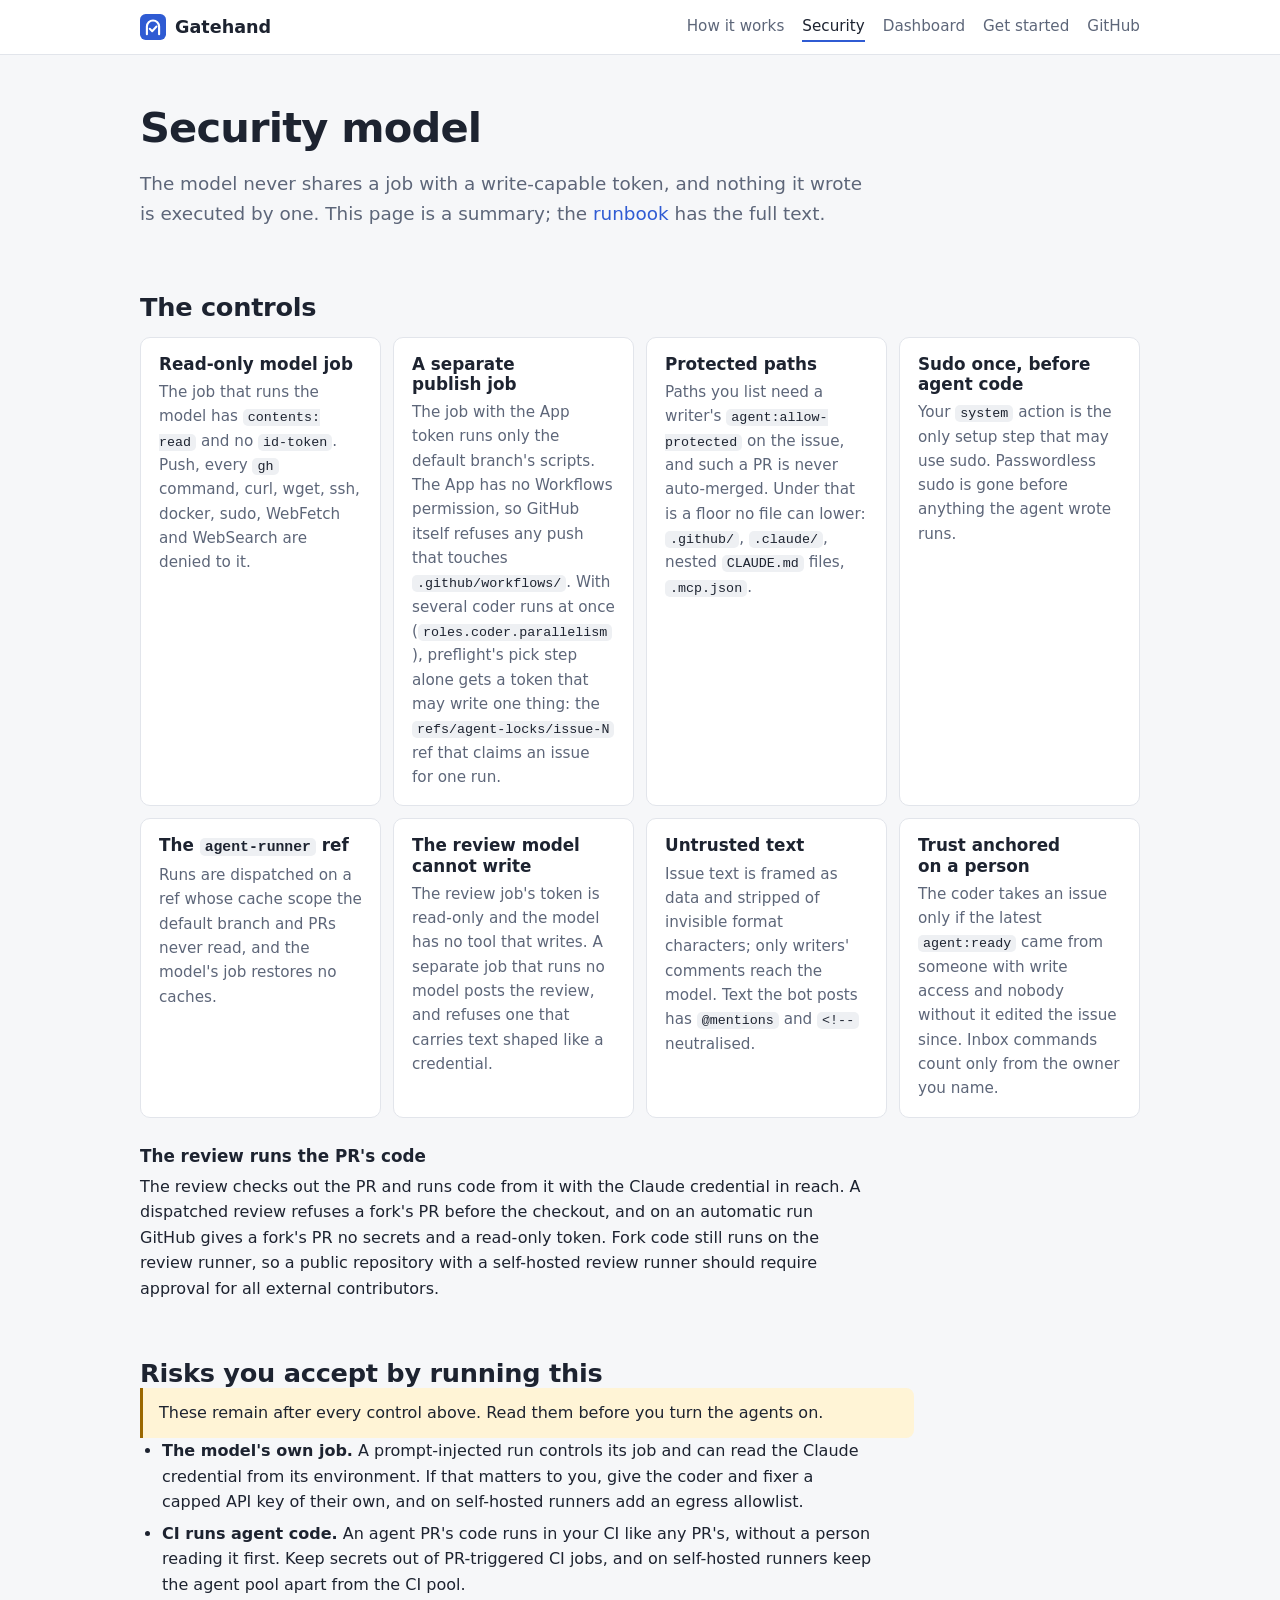
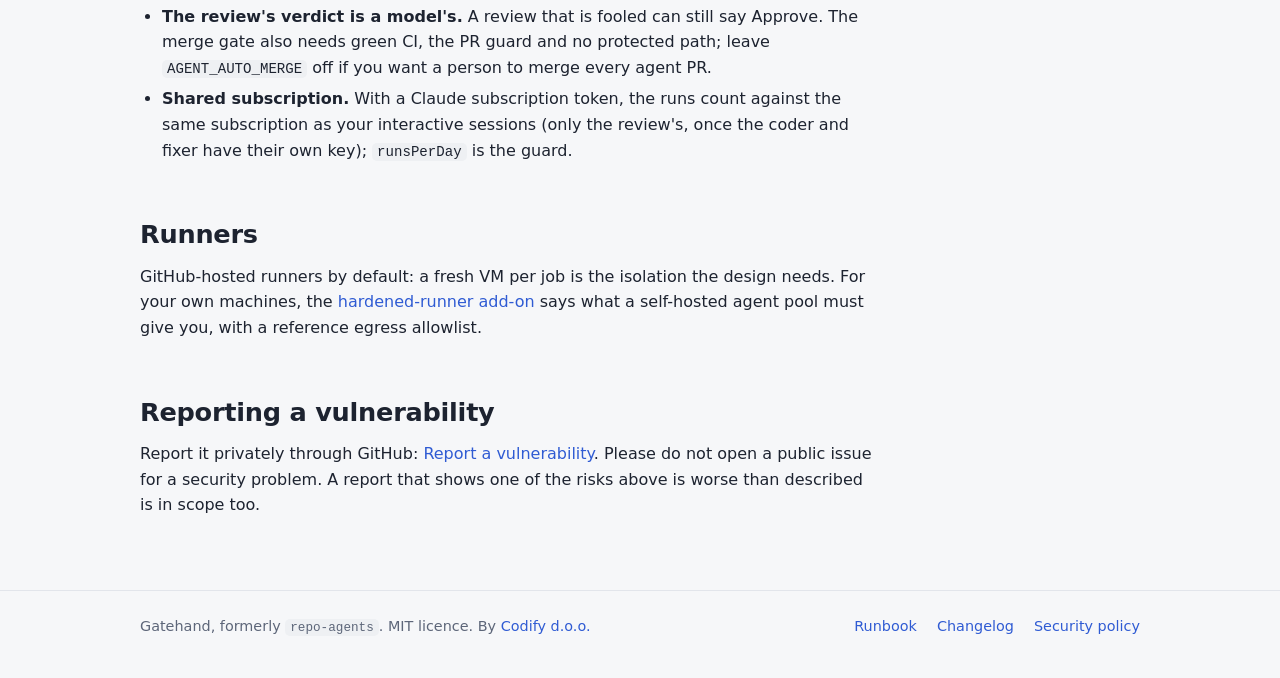
<file: site/security.html>
<!doctype html>
<html lang="en">
<head>
<meta charset="utf-8">
<meta name="viewport" content="width=device-width, initial-scale=1">
<title>Security model · Gatehand</title>
<meta name="description" content="Gatehand's security model: the model never shares a job with a write-capable token. The controls, and the risks you accept by running it.">
<meta property="og:type" content="website">
<meta property="og:site_name" content="Gatehand">
<meta property="og:image" content="https://codifydoo.github.io/gatehand/og.png">
<meta property="og:image:width" content="1200">
<meta property="og:image:height" content="630">
<meta property="og:image:alt" content="Gatehand: unattended Claude coding agents for a GitHub repository, behind a merge gate.">
<meta name="twitter:card" content="summary_large_image">
<link rel="icon" href="favicon.svg" type="image/svg+xml">
<link rel="stylesheet" href="site.css">
</head>
<body>
<header class="top">
  <div class="wrap">
    <a class="brand" href="./"><img src="favicon.svg" alt="">Gatehand</a>
    <nav aria-label="Site">
      <a href="how-it-works.html">How it works</a>
      <a href="security.html" aria-current="page">Security</a>
      <a href="dashboard.html">Dashboard</a>
      <a href="get-started.html">Get started</a>
      <a href="https://github.com/codifydoo/gatehand">GitHub</a>
    </nav>
  </div>
</header>

<main class="wrap">
  <div class="page-head">
    <h1>Security model</h1>
    <p class="lead">The model never shares a job with a write-capable token, and nothing it wrote is
      executed by one. This page is a summary; the
      <a href="https://github.com/codifydoo/gatehand/blob/main/docs/README.md#security-model">runbook</a>
      has the full text.</p>
  </div>

  <section>
    <h2>The controls</h2>
    <div class="cards">
      <div class="card">
        <h3>Read-only model job</h3>
        <p>The job that runs the model has <code>contents: read</code> and no <code>id-token</code>.
          Push, every <code>gh</code> command, curl, wget, ssh, docker, sudo, WebFetch and WebSearch
          are denied to it.</p>
      </div>
      <div class="card">
        <h3>A separate publish job</h3>
        <p>The job with the App token runs only the default branch's scripts. The App has no
          Workflows permission, so GitHub itself refuses any push that touches
          <code>.github/workflows/</code>. With several coder runs at once
          (<code>roles.coder.parallelism</code>), preflight's pick step alone gets a token that may
          write one thing: the <code>refs/agent-locks/issue-N</code> ref that claims an issue for
          one run.</p>
      </div>
      <div class="card">
        <h3>Protected paths</h3>
        <p>Paths you list need a writer's <code>agent:allow-protected</code> on the issue, and such a
          PR is never auto-merged. Under that is a floor no file can lower: <code>.github/</code>,
          <code>.claude/</code>, nested <code>CLAUDE.md</code> files, <code>.mcp.json</code>.</p>
      </div>
      <div class="card">
        <h3>Sudo once, before agent code</h3>
        <p>Your <code>system</code> action is the only setup step that may use sudo. Passwordless sudo
          is gone before anything the agent wrote runs.</p>
      </div>
      <div class="card">
        <h3>The <code>agent-runner</code> ref</h3>
        <p>Runs are dispatched on a ref whose cache scope the default branch and PRs never read, and
          the model's job restores no caches.</p>
      </div>
      <div class="card">
        <h3>The review model cannot write</h3>
        <p>The review job's token is read-only and the model has no tool that writes. A separate job
          that runs no model posts the review, and refuses one that carries text shaped like a
          credential.</p>
      </div>
      <div class="card">
        <h3>Untrusted text</h3>
        <p>Issue text is framed as data and stripped of invisible format characters; only writers'
          comments reach the model. Text the bot posts has <code>@mentions</code> and
          <code>&lt;!--</code> neutralised.</p>
      </div>
      <div class="card">
        <h3>Trust anchored on a person</h3>
        <p>The coder takes an issue only if the latest <code>agent:ready</code> came from someone with
          write access and nobody without it edited the issue since. Inbox commands count only from
          the owner you name.</p>
      </div>
    </div>
    <h3>The review runs the PR's code</h3>
    <p>The review checks out the PR and runs code from it with the Claude credential in reach. A
      dispatched review refuses a fork's PR before the checkout, and on an automatic run GitHub
      gives a fork's PR no secrets and a read-only token. Fork code still runs on the review
      runner, so a public repository with a self-hosted review runner should require approval for
      all external contributors.</p>
  </section>

  <section>
    <h2>Risks you accept by running this</h2>
    <div class="callout warn">
      <p>These remain after every control above. Read them before you turn the agents on.</p>
    </div>
    <ul>
      <li><strong>The model's own job.</strong> A prompt-injected run controls its job and can read
        the Claude credential from its environment. If that matters to you, give the coder and fixer
        a capped API key of their own, and on self-hosted runners add an egress allowlist.</li>
      <li><strong>CI runs agent code.</strong> An agent PR's code runs in your CI like any PR's,
        without a person reading it first. Keep secrets out of PR-triggered CI jobs, and on
        self-hosted runners keep the agent pool apart from the CI pool.</li>
      <li><strong>The review's verdict is a model's.</strong> A review that is fooled can still say
        Approve. The merge gate also needs green CI, the PR guard and no protected path; leave
        <code>AGENT_AUTO_MERGE</code> off if you want a person to merge every agent PR.</li>
      <li><strong>Shared subscription.</strong> With a Claude subscription token, the runs count
        against the same subscription as your interactive sessions (only the review's, once the
        coder and fixer have their own key); <code>runsPerDay</code> is the guard.</li>
    </ul>
  </section>

  <section>
    <h2>Runners</h2>
    <p>GitHub-hosted runners by default: a fresh VM per job is the isolation the design needs. For
      your own machines, the
      <a href="https://github.com/codifydoo/gatehand/blob/main/addons/hardened-runner/README.md">hardened-runner add-on</a>
      says what a self-hosted agent pool must give you, with a reference egress allowlist.</p>
  </section>

  <section>
    <h2>Reporting a vulnerability</h2>
    <p>Report it privately through GitHub:
      <a href="https://github.com/codifydoo/gatehand/security/advisories/new">Report a vulnerability</a>.
      Please do not open a public issue for a security problem. A report that shows one of the
      risks above is worse than described is in scope too.</p>
  </section>
</main>

<footer>
  <div class="wrap">
    <span>Gatehand, formerly <code>repo-agents</code>. MIT licence. By <a href="https://github.com/codifydoo">Codify d.o.o.</a></span>
    <span class="spacer"></span>
    <a href="https://github.com/codifydoo/gatehand/blob/main/docs/README.md">Runbook</a>
    <a href="https://github.com/codifydoo/gatehand/blob/main/CHANGELOG.md">Changelog</a>
    <a href="https://github.com/codifydoo/gatehand/blob/main/SECURITY.md">Security policy</a>
  </div>
</footer>
</body>
</html>
</file>
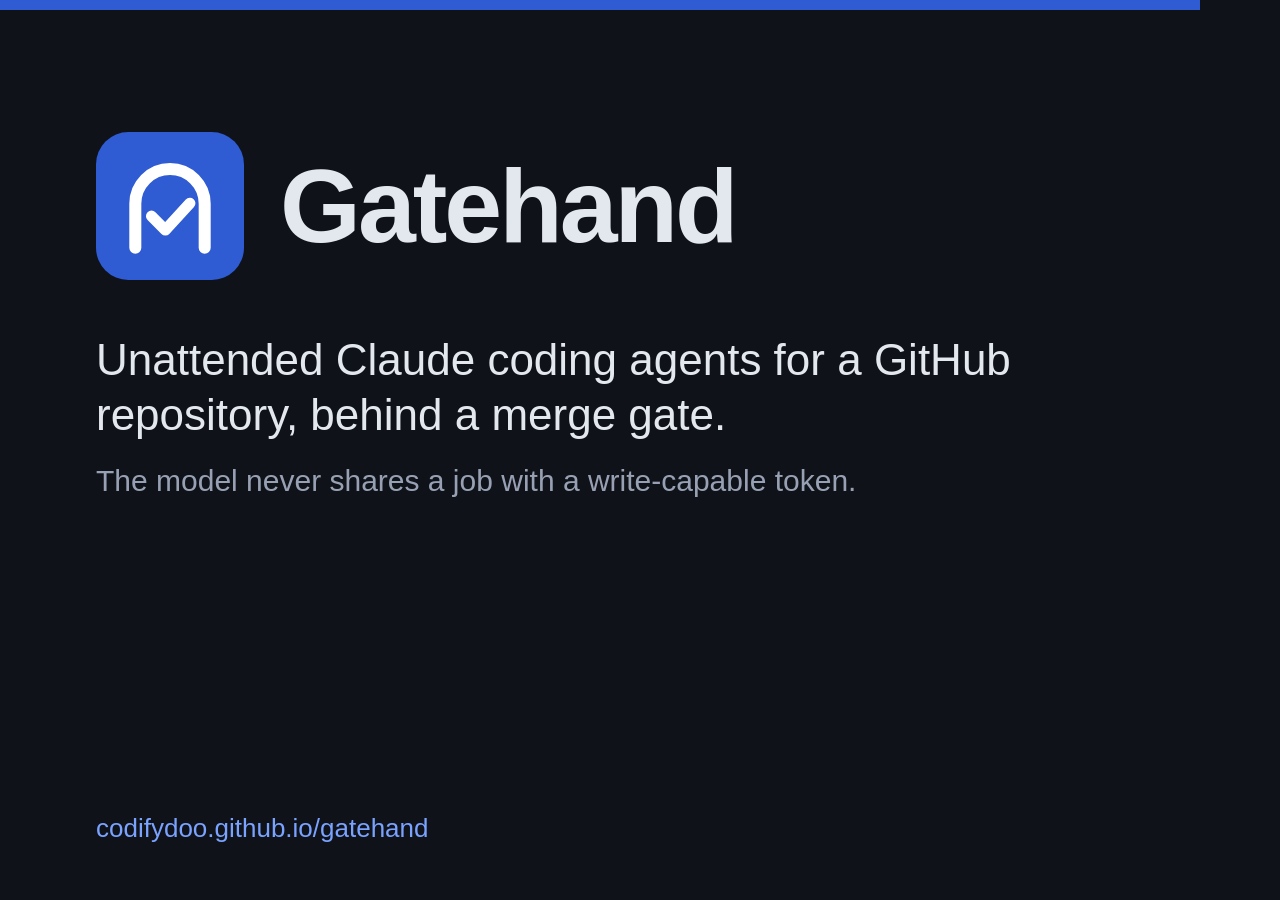
<file: site/src/og.html>
<!doctype html>
<html><head><meta charset="utf-8"><style>
html, body { margin: 0; width: 1200px; height: 630px; overflow: hidden; }
body { background: #0f1218; color: #e3e7ee; font-family: -apple-system, "SF Pro Display", "Helvetica Neue", sans-serif;
  display: flex; flex-direction: column; justify-content: center; padding: 0 96px; box-sizing: border-box; }
.row { display: flex; align-items: center; gap: 36px; }
.row svg { width: 148px; height: 148px; flex: none; }
h1 { font-size: 104px; font-weight: 700; letter-spacing: -3px; margin: 0; line-height: 1; }
p.tag { font-size: 44px; line-height: 1.25; margin: 52px 0 0; max-width: 960px; font-weight: 500; }
p.rule { font-size: 30px; color: #98a1b3; margin: 22px 0 0; }
.url { position: absolute; left: 96px; bottom: 56px; font-size: 26px; color: #7aa2ff; }
.bar { position: absolute; left: 0; top: 0; width: 1200px; height: 10px; background: #2f5bd3; }
</style></head><body>
<div class="bar"></div>
<div class="row">
<svg viewBox="0 0 32 32"><rect width="32" height="32" rx="7" fill="#2f5bd3"/><path d="M8.5 25V15.5a7.5 7.5 0 0 1 15 0V25" stroke="#fff" stroke-width="2.6" stroke-linecap="round" fill="none"/><path d="M12 18.2l3 3 5.3-5.8" stroke="#fff" stroke-width="2.4" stroke-linecap="round" stroke-linejoin="round" fill="none"/></svg>
<h1>Gatehand</h1>
</div>
<p class="tag">Unattended Claude coding agents for a GitHub repository, behind a merge gate.</p>
<p class="rule">The model never shares a job with a write-capable token.</p>
<div class="url">codifydoo.github.io/gatehand</div>
</body></html>
</file>
<file: site/site.css>
/* The project site (GitHub Pages). Plain CSS, no build; the palette is the dashboard's (dashboard/app.css). */
:root {
  --bg: #f6f7f9; --card: #ffffff; --fg: #1d2330; --muted: #5d6679; --line: #e2e5eb;
  --accent: #2f5bd3; --accent-bg: #eef3ff; --ok: #1a7f37; --ok-bg: #e6f4ea;
  --warn: #9a6700; --warn-bg: #fff4d6; --attn: #7a30e8; --attn-bg: #f1e9ff; --code-bg: #eef0f3;
  color-scheme: light;
}
@media (prefers-color-scheme: dark) {
  :root {
    --bg: #0f1218; --card: #171b23; --fg: #e3e7ee; --muted: #98a1b3; --line: #2a303b;
    --accent: #7aa2ff; --accent-bg: #1c2538; --ok: #56d364; --ok-bg: #12301b;
    --warn: #e3b341; --warn-bg: #33270b; --attn: #c4a5ff; --attn-bg: #2a1e45; --code-bg: #232933;
    color-scheme: dark;
  }
}
* { box-sizing: border-box; }
html { -webkit-text-size-adjust: 100%; }
body { margin: 0; background: var(--bg); color: var(--fg); font: 16px/1.6 system-ui, -apple-system, "Segoe UI", sans-serif; }
.wrap { max-width: 1040px; margin: 0 auto; padding: 0 20px; }
a { color: var(--accent); text-decoration: none; }
a:hover { text-decoration: underline; }
h1, h2, h3 { line-height: 1.2; margin: 0; text-wrap: balance; }
h2 { font-size: 1.6rem; letter-spacing: -.01em; }
h3 { font-size: 1.05rem; }
p { margin: 0; }
p + p, p + ul, p + ol, ul + p, ol + p { margin-top: 12px; }
ul, ol { margin: 0; padding-left: 22px; }
li + li { margin-top: 6px; }
.muted { color: var(--muted); }

/* Header and footer */
.top { background: var(--card); border-bottom: 1px solid var(--line); }
.top .wrap { display: flex; align-items: center; gap: 8px 24px; flex-wrap: wrap; padding-top: 12px; padding-bottom: 12px; }
.brand { display: inline-flex; align-items: center; gap: 9px; font-weight: 650; font-size: 1.1rem; color: var(--fg); }
.brand:hover { text-decoration: none; }
.brand img { width: 26px; height: 26px; }
.top nav { display: flex; gap: 4px 18px; flex-wrap: wrap; margin-left: auto; font-size: .95rem; }
.top nav a { color: var(--muted); padding: 2px 0; border-bottom: 2px solid transparent; }
.top nav a:hover { color: var(--fg); text-decoration: none; }
.top nav a[aria-current="page"] { color: var(--fg); border-bottom-color: var(--accent); }
footer { border-top: 1px solid var(--line); margin-top: 72px; padding: 24px 0 40px; font-size: .9rem; color: var(--muted); }
footer .wrap { display: flex; gap: 8px 20px; flex-wrap: wrap; }
footer .spacer { flex: 1; }

/* Hero */
.hero { padding: 64px 0 24px; }
.hero h1 { font-size: clamp(2.1rem, 5.4vw, 3.4rem); letter-spacing: -.025em; max-width: 17ch; }
.page-head { padding: 48px 0 8px; }
.page-head h1 { font-size: clamp(1.9rem, 4.4vw, 2.6rem); letter-spacing: -.02em; }
.lead { font-size: 1.15rem; color: var(--muted); max-width: 62ch; margin-top: 16px; }
.cta { display: flex; gap: 10px; flex-wrap: wrap; margin-top: 24px; }
.btn { display: inline-block; padding: 9px 16px; border-radius: 8px; border: 1px solid var(--accent); background: var(--accent); color: #fff; font-weight: 550; }
.btn:hover { text-decoration: none; filter: brightness(1.08); }
.btn.quiet { background: transparent; color: var(--fg); border-color: var(--line); }
@media (prefers-color-scheme: dark) { .btn { color: #0f1218; } .btn.quiet { color: var(--fg); } }

/* Sections */
section { padding-top: 56px; }
section > h2 + p, section > h2 + .cards, section > h2 + .flow, section > h2 + ol, section > h2 + ul, section > h2 + .scroll, section > h2 + pre { margin-top: 14px; }
section > p, section > ul, section > ol { max-width: 72ch; }
section > h3 { margin-top: 28px; }
section > h3 + p, section > h3 + ul, section > h3 + ol, section > h3 + pre, section > h3 + .scroll { margin-top: 8px; }
.cards + p, .flow + p, pre + p, .scroll + p, .callout + p, p + pre, p + .scroll, p + .cards, p + .flow, ul + pre, p + .callout, ul + .callout { margin-top: 16px; }

/* Cards */
.cards { display: grid; grid-template-columns: repeat(auto-fit, minmax(230px, 1fr)); gap: 12px; }
.card { background: var(--card); border: 1px solid var(--line); border-radius: 10px; padding: 16px 18px; min-width: 0; }
.card h3 { margin-bottom: 6px; }
.card p { color: var(--muted); font-size: .95rem; }
.card p code { color: var(--fg); }

/* The run as a row of jobs: who holds the model, who holds a token that writes */
.flow { display: grid; grid-template-columns: repeat(3, 1fr); gap: 28px; list-style: none; padding: 0; counter-reset: step; }
.flow li { position: relative; margin: 0; background: var(--card); border: 1px solid var(--line); border-radius: 10px; padding: 16px 18px; counter-increment: step; }
.flow li + li::before { content: "→"; position: absolute; left: -22px; top: 50%; transform: translateY(-50%); color: var(--muted); font-size: 1.1rem; }
.flow h3::before { content: counter(step) ". "; color: var(--muted); font-weight: 500; }
.flow p { color: var(--muted); font-size: .95rem; margin-top: 8px; }
.flow .model { border-color: var(--attn); }
.tags { display: flex; gap: 6px; flex-wrap: wrap; margin-top: 8px; }
.pill { display: inline-block; padding: 1px 9px; border-radius: 999px; font-size: .78rem; line-height: 1.55; background: var(--code-bg); color: var(--muted); white-space: nowrap; }
.pill.ok { background: var(--ok-bg); color: var(--ok); }
.pill.warn { background: var(--warn-bg); color: var(--warn); }
.pill.attn { background: var(--attn-bg); color: var(--attn); }
@media (max-width: 760px) {
  .flow { grid-template-columns: 1fr; gap: 26px; }
  .flow li + li::before { content: "↓"; left: 50%; top: -25px; transform: translateX(-50%); }
}

/* Numbered steps down the page */
ol.steps { list-style: none; padding: 0; counter-reset: step; max-width: 76ch; }
ol.steps > li { position: relative; margin: 0; padding: 0 0 22px 46px; counter-increment: step; }
ol.steps > li::before { content: counter(step); position: absolute; left: 0; top: 0; width: 30px; height: 30px; border-radius: 50%;
  background: var(--accent-bg); color: var(--accent); font-weight: 650; font-size: .9rem; display: grid; place-items: center; }
ol.steps > li:not(:last-child)::after { content: ""; position: absolute; left: 14.5px; top: 36px; bottom: 4px; width: 1px; background: var(--line); }
ol.steps h3 { padding-top: 4px; margin-bottom: 4px; }
ol.steps p { color: var(--muted); }
ol.steps p code { color: var(--fg); }

/* Code, tables, notes */
code, pre { font-family: ui-monospace, SFMono-Regular, Menlo, Consolas, monospace; }
code { font-size: .88em; background: var(--code-bg); padding: 1px 5px; border-radius: 5px; overflow-wrap: anywhere; }
pre { margin: 0; background: var(--card); border: 1px solid var(--line); border-radius: 10px; padding: 14px 16px; overflow-x: auto; font-size: .9rem; line-height: 1.55; max-width: 76ch; }
pre code { background: none; padding: 0; font-size: inherit; overflow-wrap: normal; }
.hero pre { margin-top: 28px; max-width: 520px; }
.scroll { overflow-x: auto; }
table { border-collapse: collapse; width: 100%; min-width: 560px; font-size: .95rem; }
th, td { text-align: left; padding: 9px 12px 9px 0; border-bottom: 1px solid var(--line); vertical-align: top; }
th { font-size: .82rem; color: var(--muted); font-weight: 550; }
td:first-child { white-space: nowrap; }
.callout { background: var(--accent-bg); border-left: 3px solid var(--accent); border-radius: 0 8px 8px 0; padding: 12px 16px; max-width: 76ch; }
.callout.warn { background: var(--warn-bg); border-left-color: var(--warn); }
</file>
